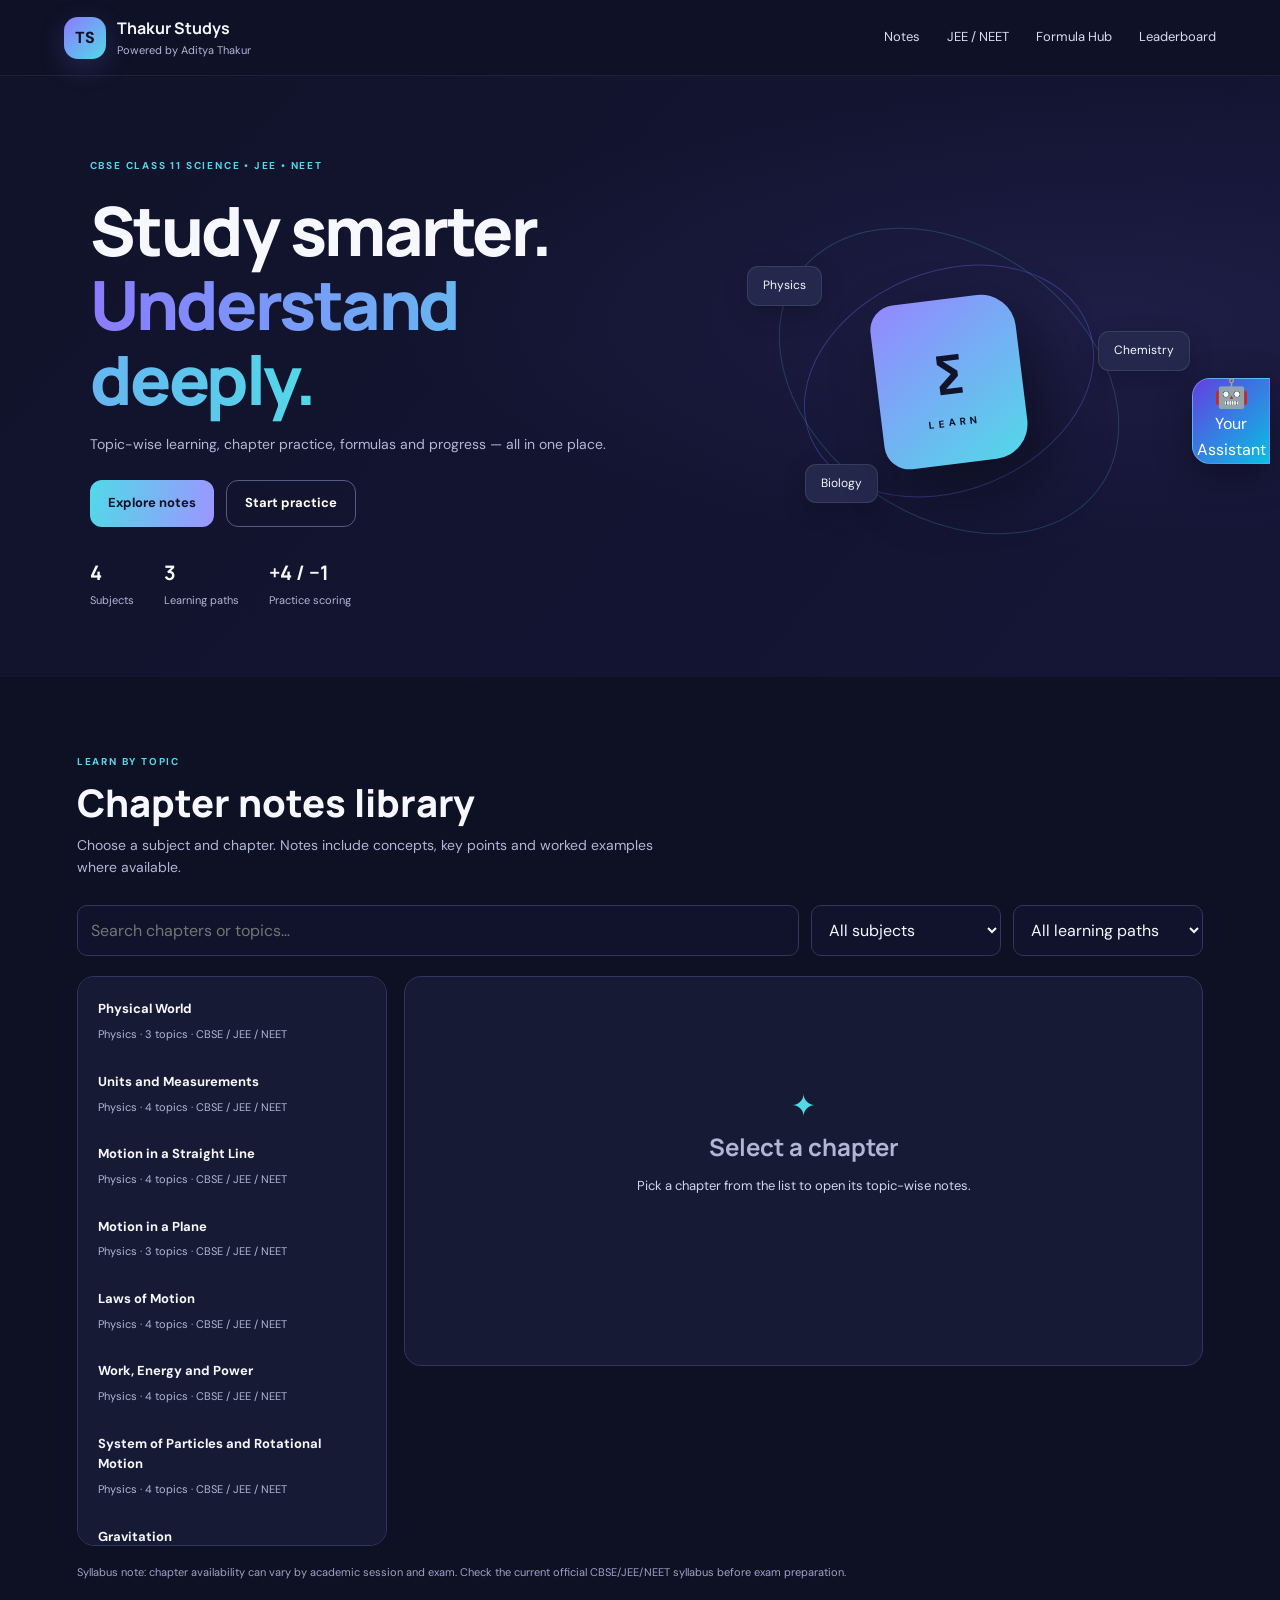
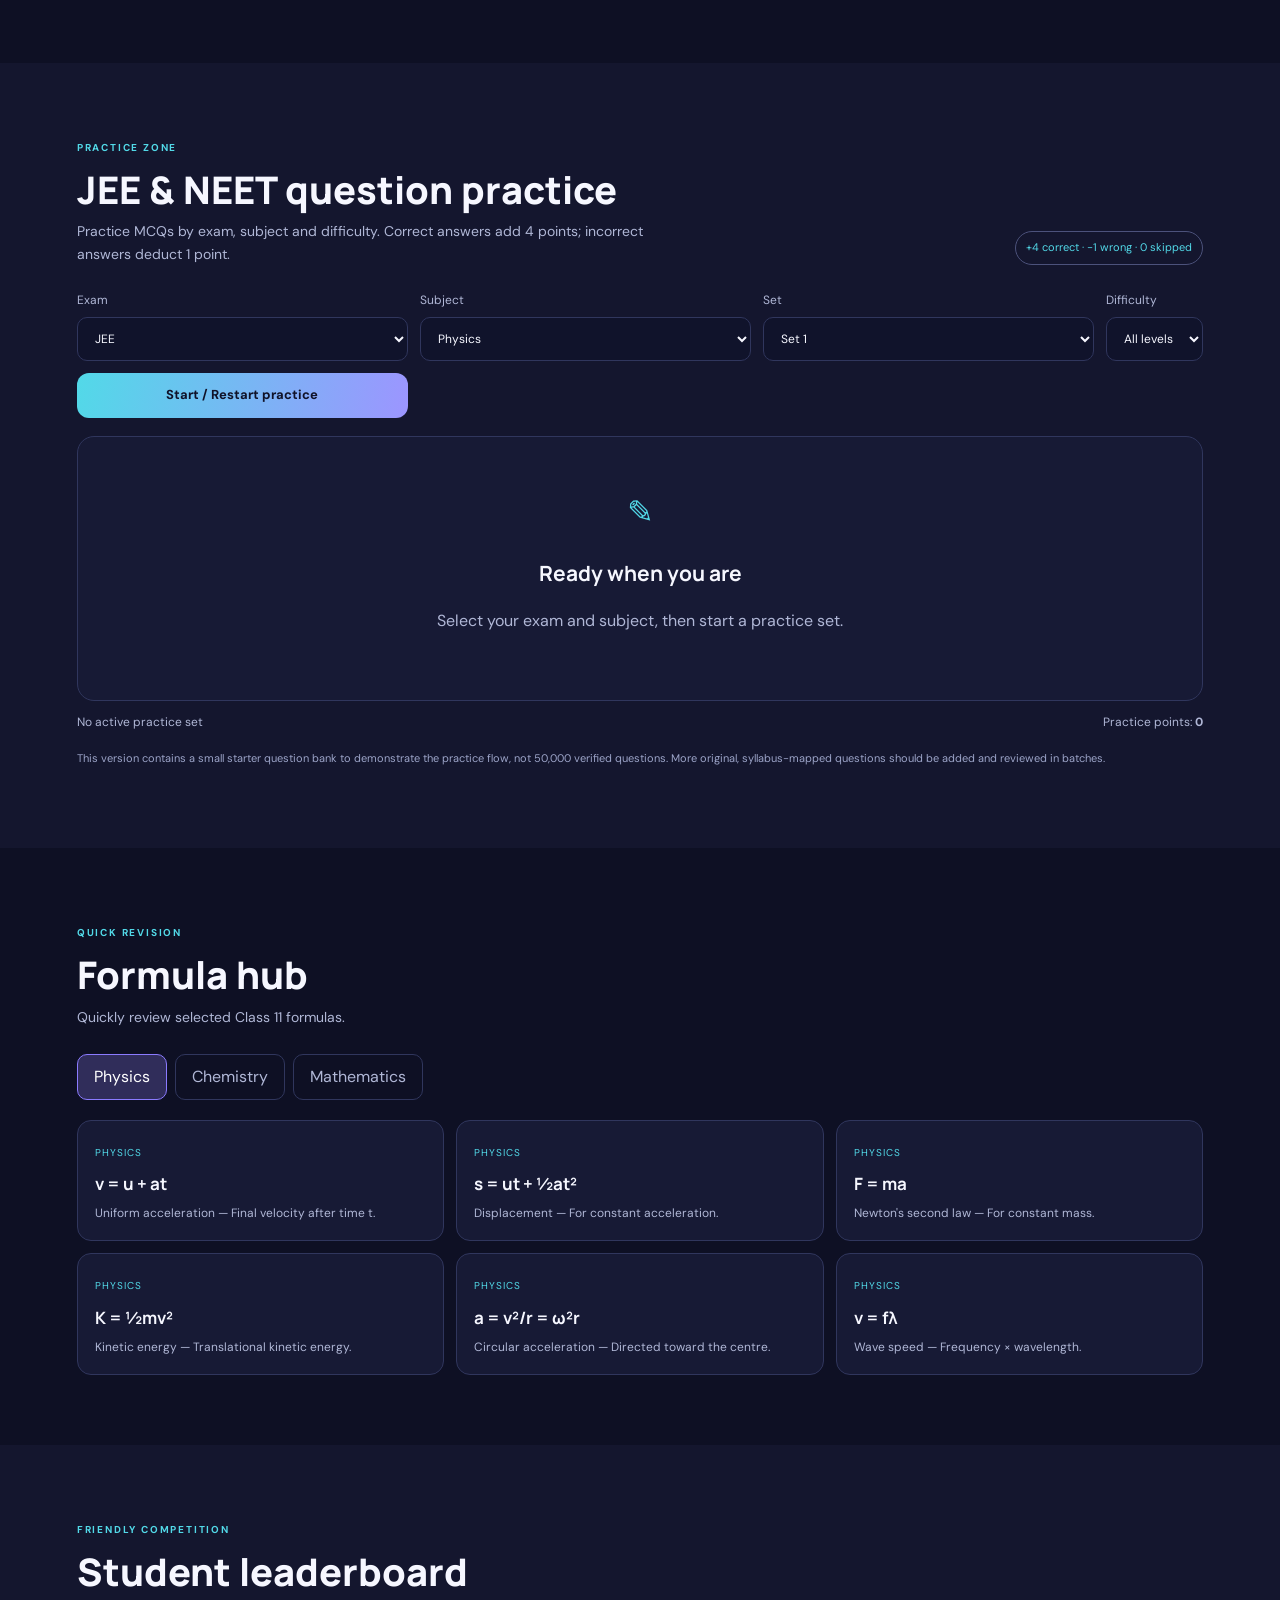
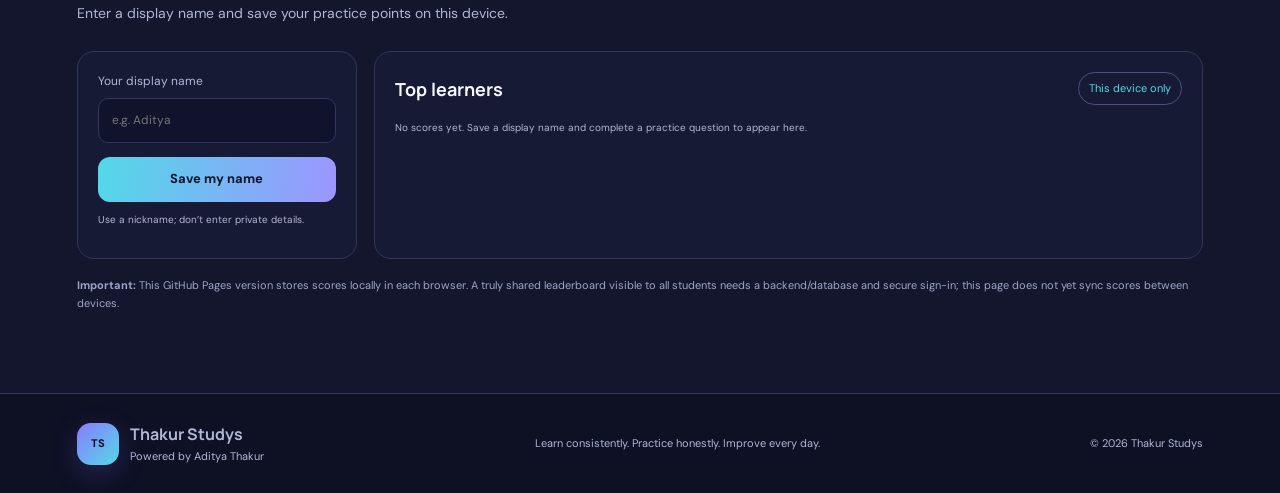
<file: index.html>
<!doctype html>
<html lang="en">
<head>
<meta charset="utf-8"><meta name="viewport" content="width=device-width,initial-scale=1">
<meta name="theme-color" content="#171536">
<title>Thakur Studys | Powered by Aditya Thakur</title>
<link rel="stylesheet" href="style.css">
</head>
<body>
<header class="topbar">
  <a class="brand" href="#"><span class="logo">TS</span><span><b>Thakur Studys</b><small>Powered by Aditya Thakur</small></span></a>
  <button class="menu-btn" id="menuBtn" aria-label="Open menu">☰</button>
  <nav id="nav">
    <a href="#notes">Notes</a><a href="#practice">JEE / NEET</a><a href="#formulas">Formula Hub</a><a href="#leaderboard">Leaderboard</a>
  </nav>
</header>
<main>
<section class="hero">
  <div class="hero-copy">
    <span class="eyebrow">CBSE CLASS 11 SCIENCE • JEE • NEET</span>
    <h1>Study smarter.<br><span>Understand deeply.</span></h1>
    <p>Topic-wise learning, chapter practice, formulas and progress — all in one place.</p>
    <div class="hero-actions"><a class="btn primary" href="#notes">Explore notes</a><a class="btn ghost" href="#practice">Start practice</a></div>
    <div class="stats"><div><b>4</b><span>Subjects</span></div><div><b>3</b><span>Learning paths</span></div><div><b>+4 / −1</b><span>Practice scoring</span></div></div>
  </div>
  <div class="hero-art"><div class="orbit orbit1"></div><div class="orbit orbit2"></div><div class="book">∑<br><small>LEARN</small></div><span class="float f1">Physics</span><span class="float f2">Chemistry</span><span class="float f3">Biology</span></div>
</section>

<section class="section" id="notes">
  <div class="section-head"><div><span class="eyebrow">LEARN BY TOPIC</span><h2>Chapter notes library</h2><p>Choose a subject and chapter. Notes include concepts, key points and worked examples where available.</p></div></div>
  <div class="filters">
    <input id="searchNotes" type="search" placeholder="Search chapters or topics…">
    <select id="subjectFilter"><option value="all">All subjects</option><option>Physics</option><option>Chemistry</option><option>Mathematics</option><option>Biology</option></select>
    <select id="pathFilter"><option value="all">All learning paths</option><option>CBSE</option><option>JEE</option><option>NEET</option></select>
  </div>
  <div class="layout-notes"><div id="chapterList" class="chapter-list"></div><article id="noteDetail" class="note-detail"><div class="empty-state"><span>✦</span><h3>Select a chapter</h3><p>Pick a chapter from the list to open its topic-wise notes.</p></div></article></div>
  <p class="disclaimer">Syllabus note: chapter availability can vary by academic session and exam. Check the current official CBSE/JEE/NEET syllabus before exam preparation.</p>
</section>

<section class="section tinted" id="practice">
  <div class="section-head"><div><span class="eyebrow">PRACTICE ZONE</span><h2>JEE & NEET question practice</h2><p>Practice MCQs by exam, subject and difficulty. Correct answers add 4 points; incorrect answers deduct 1 point.</p></div><div class="pill">+4 correct · −1 wrong · 0 skipped</div></div>
  <div class="practice-controls">
    <label>Exam<select id="examSelect"><option value="JEE">JEE</option><option value="NEET">NEET</option></select></label>
    <label>Subject<select id="practiceSubject"></select></label><label>Set<select id="setSelect"><option value="1">Set 1</option><option value="2">Set 2</option><option value="3">Set 3</option><option value="4">Set 4</option><option value="5">Set 5</option><option value="6">Set 6</option><option value="7">Set 7</option><option value="8">Set 8</option><option value="9">Set 9</option><option value="10">Set 10</option><option value="11">Set 11</option><option value="12">Set 12</option><option value="13">Set 13</option><option value="14">Set 14</option><option value="15">Set 15</option><option value="16">Set 16</option><option value="17">Set 17</option><option value="18">Set 18</option><option value="19">Set 19</option><option value="20">Set 20</option><option value="21">Set 21</option><option value="22">Set 22</option><option value="23">Set 23</option><option value="24">Set 24</option><option value="25">Set 25</option><option value="26">Set 26</option><option value="27">Set 27</option><option value="28">Set 28</option><option value="29">Set 29</option><option value="30">Set 30</option></select></label>
    <label>Difficulty<select id="difficulty"><option value="All">All levels</option><option>Easy</option><option>Medium</option><option>Hard</option></select></label>
    <button type="button" class="btn primary" id="startQuiz">Start / Restart practice</button>
  </div>
  <div class="quiz-card" id="quizCard"><div class="quiz-welcome"><span class="quiz-icon">✎</span><h3>Ready when you are</h3><p>Select your exam and subject, then start a practice set.</p></div></div>
  <div class="quiz-footer"><span id="quizProgress">No active practice set</span><span>Practice points: <b id="pointsDisplay">0</b></span></div>
  <p class="disclaimer">This version contains a small starter question bank to demonstrate the practice flow, not 50,000 verified questions. More original, syllabus-mapped questions should be added and reviewed in batches.</p>
</section>

<section class="section" id="formulas">
  <div class="section-head"><div><span class="eyebrow">QUICK REVISION</span><h2>Formula hub</h2><p>Quickly review selected Class 11 formulas.</p></div></div>
  <div class="formula-tabs"><button class="tab active" data-formula="Physics">Physics</button><button class="tab" data-formula="Chemistry">Chemistry</button><button class="tab" data-formula="Mathematics">Mathematics</button></div>
  <div id="formulaGrid" class="formula-grid"></div>
</section>

<section class="section tinted" id="leaderboard">
  <div class="section-head"><div><span class="eyebrow">FRIENDLY COMPETITION</span><h2>Student leaderboard</h2><p>Enter a display name and save your practice points on this device.</p></div></div>
  <div class="leaderboard-layout">
    <form id="playerForm" class="player-form"><label>Your display name<input id="playerName" maxlength="24" placeholder="e.g. Aditya" required></label><button class="btn primary" type="submit">Save my name</button><p class="small">Use a nickname; don’t enter private details.</p></form>
    <div class="leaderboard-card"><div class="leaderboard-title"><h3>Top learners</h3><span class="local-tag">This device only</span></div><div id="leaderRows"></div></div>
  </div>
  <p class="disclaimer"><b>Important:</b> This GitHub Pages version stores scores locally in each browser. A truly shared leaderboard visible to all students needs a backend/database and secure sign-in; this page does not yet sync scores between devices.</p>
</section>
</main>
<footer><a class="brand" href="#"><span class="logo">TS</span><span><b>Thakur Studys</b><small>Powered by Aditya Thakur</small></span></a><p>Learn consistently. Practice honestly. Improve every day.</p><span>© <span id="year"></span> Thakur Studys</span></footer>
<script src="app.js"></script>
<button id="thakur-ai-tab" type="button" aria-label="Open Your Assistant"><span class="robot-face">🤖</span><span>Your<br>Assistant</span></button>
<div id="thakur-ai-box" aria-hidden="true">
  <div class="ts-ai-title"><div><b>🤖 Your Assistant</b><small>Class 11 Study Tutor</small></div><button id="ts-ai-close" type="button" aria-label="Close assistant">×</button></div>
  <div id="ts-ai-chat"><div class="ts-ai-bot">Hi! I’m your Class 11 study assistant. Ask me a Physics, Chemistry, Maths or Biology question.</div></div>
  <div class="ts-ai-row"><input id="ts-ai-input" autocomplete="off" placeholder="Ask a study question…"><button id="ts-ai-send" type="button">Send</button></div>
</div>
<script>
(()=>{
  const f=document.getElementById('thakur-ai-tab'), b=document.getElementById('thakur-ai-box'), c=document.getElementById('ts-ai-close'), i=document.getElementById('ts-ai-input'), s=document.getElementById('ts-ai-send'), chat=document.getElementById('ts-ai-chat');
  if(!f||!b||!c||!i||!s||!chat)return;
  // The assistant starts CLOSED. It opens only after the robot is tapped.
  b.classList.remove('show'); b.setAttribute('aria-hidden','true');
  function openAI(){b.classList.add('show');b.setAttribute('aria-hidden','false');document.body.classList.add('ai-open');setTimeout(()=>i.focus(),50)}
  function closeAI(){b.classList.remove('show');b.setAttribute('aria-hidden','true');document.body.classList.remove('ai-open')}
  f.addEventListener('click',e=>{if(f.dataset.dragged==='1'){f.dataset.dragged='0';return}openAI()});
  c.addEventListener('click',closeAI);
  b.addEventListener('click',e=>e.stopPropagation());
  // Draggable robot button.
  let drag=false,sx=0,sy=0,ox=0,oy=0,moved=false;
  f.addEventListener('pointerdown',e=>{drag=true;moved=false;const r=f.getBoundingClientRect();sx=e.clientX;sy=e.clientY;ox=r.left;oy=r.top;f.setPointerCapture(e.pointerId)});
  f.addEventListener('pointermove',e=>{if(!drag)return;const dx=e.clientX-sx,dy=e.clientY-sy;if(Math.abs(dx)+Math.abs(dy)>8)moved=true;const w=f.getBoundingClientRect().width,h=f.getBoundingClientRect().height;f.style.left=Math.max(4,Math.min(innerWidth-w-4,ox+dx))+'px';f.style.top=Math.max(70,Math.min(innerHeight-h-4,oy+dy))+'px';f.style.right='auto';f.style.bottom='auto';});
  f.addEventListener('pointerup',()=>{drag=false;if(moved)f.dataset.dragged='1'});f.addEventListener('pointercancel',()=>drag=false);
  // Lightweight offline tutor: useful immediately on GitHub Pages without exposing an API key.
  const KB=[
   ['rotation','Rotation is motion about an axis. Angular displacement is θ, angular velocity is ω=dθ/dt, and angular acceleration is α=dω/dt. For constant α: ω=ω₀+αt and θ=ω₀t+½αt². Linear and angular quantities are related by v=rω and aₜ=rα.'],
   ['newton','Newton’s laws: 1st law describes inertia, 2nd law gives net force F=ma, and 3rd law says interacting bodies exert equal and opposite forces on each other. Always use the net force in F=ma.'],
   ['kinetic energy','Kinetic energy is the energy of motion: K=½mv². It is a scalar and is always non-negative for an ordinary particle.'],
   ['potential energy','Near Earth, gravitational potential energy can be written U=mgh relative to a chosen reference level. Only changes in potential energy matter for many mechanics problems.'],
   ['work','Work by a constant force is W=Fs cosθ. Positive work adds energy to the object/system; negative work removes energy.'],
   ['momentum','Linear momentum p=mv. Impulse J=FΔt equals the change in momentum. In an isolated system, total momentum is conserved.'],
   ['gravitation','Newton’s law of gravitation is F=Gm₁m₂/r². Gravitational acceleration near a spherical body is g=GM/R² at its surface.'],
   ['projectile','For ideal projectile motion, horizontal acceleration is zero and vertical acceleration is −g. On level ground, T=2u sinθ/g, H=u²sin²θ/(2g), and R=u²sin2θ/g.'],
   ['thermodynamics','First law: ΔU=Q−W when W is work done by the system. Q is heat supplied to the system and W is work done by it.'],
   ['shm','In simple harmonic motion, acceleration is proportional and opposite to displacement: a=−ω²x. The period is T=2π/ω.'],
   ['mole','One mole contains about 6.022×10²³ entities. Number of moles n=mass/molar mass and number of particles N=nNₐ.'],
   ['periodic table','Across a period, atomic radius generally decreases while ionisation enthalpy and electronegativity generally increase. Down a group, radius generally increases. Exceptions occur because of subshell structure and shielding.'],
   ['chemical bonding','Ionic bonding involves electrostatic attraction between ions; covalent bonding involves sharing electron pairs. Lewis structures and VSEPR help predict bonding and molecular shape.'],
   ['hybridisation','Common Class 11 hybridisation models include sp (linear), sp² (trigonal planar electron geometry) and sp³ (tetrahedral electron geometry). Lone pairs can change the molecular shape.'],
   ['equilibrium','At dynamic equilibrium, forward and reverse reaction rates are equal while concentrations remain constant. For Kc, use equilibrium concentrations raised to stoichiometric powers; pure solids and liquids are omitted.'],
   ['redox','Oxidation is loss of electrons or increase in oxidation number; reduction is gain of electrons or decrease in oxidation number. They always occur together in a redox process.'],
   ['organic chemistry','Organic chemistry studies carbon compounds. Start by identifying the functional group, parent chain, substituents and their positions, then apply systematic naming rules.'],
   ['quadratic','For ax²+bx+c=0, x=[−b±√(b²−4ac)]/(2a). The discriminant D=b²−4ac tells the nature of the roots: D>0 distinct real roots, D=0 equal real roots, D<0 non-real conjugate roots.'],
   ['sequence','For an arithmetic progression, aₙ=a+(n−1)d and Sₙ=n/2[2a+(n−1)d].'],
   ['permutation','nPr=n!/(n−r)! counts ordered selections of r objects from n distinct objects.'],
   ['combination','nCr=n!/[r!(n−r)!] counts selections where order does not matter.'],
   ['derivative','A derivative gives the instantaneous rate of change. d(xⁿ)/dx=nxⁿ⁻¹. Product rule: (uv)′=u′v+uv′; chain rule differentiates composite functions.'],
   ['trigonometry','sin²θ+cos²θ=1, 1+tan²θ=sec²θ and 1+cot²θ=cosec²θ.'],
   ['straight line','Slope m=(y₂−y₁)/(x₂−x₁). Point-slope form is y−y₁=m(x−x₁), and slope-intercept form is y=mx+c.'],
   ['cell','Prokaryotic cells lack a membrane-bound nucleus; eukaryotic cells have a true nucleus and membrane-bound organelles. Both have a plasma membrane, genetic material and ribosomes.'],
   ['mitosis','Mitosis produces two genetically similar daughter nuclei and supports growth, repair and asexual reproduction.'],
   ['meiosis','Meiosis involves two successive divisions and reduces chromosome number, producing genetically varied haploid cells.'],
   ['photosynthesis','Photosynthesis converts light energy into chemical energy. In plants, light reactions occur in thylakoid membranes and carbon fixation occurs in the stroma of chloroplasts.'],
   ['respiration','Aerobic respiration extracts energy from organic molecules. Glycolysis occurs in the cytoplasm; later aerobic stages occur mainly in mitochondria.'],
   ['nephron','The nephron is the functional unit of the kidney. Filtration occurs at the renal corpuscle, followed by selective reabsorption and secretion along the tubule.'],
   ['digestion','Human digestion breaks food into absorbable molecules. Major chemical digestion occurs in the mouth, stomach and small intestine, with the small intestine being the main site of absorption.']
  ];
  function norm(x){return x.toLowerCase().replace(/[^a-z0-9+\-*/=(). ]/g,' ').replace(/\s+/g,' ').trim()}
  function add(t,k){const d=document.createElement('div');d.className='ts-ai-'+k;d.textContent=t;chat.appendChild(d);chat.scrollTop=chat.scrollHeight}
  function math(q){
    const n=norm(q);
    let m=n.match(/(?:what is|calculate|find|solve)?\s*(\d+(?:\.\d+)?)\s*\+\s*(\d+(?:\.\d+)?)/); if(m)return `Answer: ${Number(m[1])+Number(m[2])}. I added the two numbers directly.`;
    m=n.match(/(?:what is|calculate|find)\s*(\d+(?:\.\d+)?)\s*\*\s*(\d+(?:\.\d+)?)/); if(m)return `Answer: ${Number(m[1])*Number(m[2])}.`;
    m=n.match(/(?:what is|calculate|find)\s*(\d+(?:\.\d+)?)\s*\/\s*(\d+(?:\.\d+)?)/); if(m&&Number(m[2])!==0)return `Answer: ${Number(m[1])/Number(m[2])}.`;
    return null;
  }
  function reply(q){
    const n=norm(q);
    if(!n)return 'Type a Class 11 question and I’ll explain it step by step.';
    if(/^(hi|hello|hey|hii|help)$/.test(n))return 'Hey! Ask me a specific Class 11 Physics, Chemistry, Maths or Biology question. I’ll give the concept, formula and reasoning.';
    const m=math(q);if(m)return m;
    if(/why|how|explain|define|what is|what are|meaning/.test(n)){
      for(const [key,ans] of KB){if(n.includes(key))return ans;}
    } else {
      for(const [key,ans] of KB){if(n.includes(key))return ans;}
    }
    if(/physics|force|motion|velocity|acceleration/.test(n))return 'For a Physics problem, send the exact question with the given values and I’ll identify the formula and show the steps.';
    if(/chemistry|chemical|atom|mole|bond/.test(n))return 'For Chemistry, send the exact reaction or numerical question. I’ll explain the concept first and then work through the calculation.';
    if(/math|mathematics|equation|integral|probability/.test(n))return 'For Maths, send the exact problem. I’ll break it into steps and show the required formula.';
    if(/biology|plant|cell|human|animal/.test(n))return 'For Biology, send the exact Class 11 question or topic. I’ll explain the concept clearly and point out the key exam facts.';
    return 'I can answer many Class 11 topics offline, but I’m not connected to a live ChatGPT model from GitHub Pages. Send the exact question and I’ll try the built-in tutor first.';
  }
  function send(){const q=i.value.trim();if(!q)return;add(q,'user');i.value='';s.disabled=true;s.textContent='…';setTimeout(()=>{add(reply(q),'bot');s.disabled=false;s.textContent='Send'},180)}
  s.addEventListener('click',send);i.addEventListener('keydown',e=>{if(e.key==='Enter'){e.preventDefault();send()}});
})();
</script></body></html>
</file>
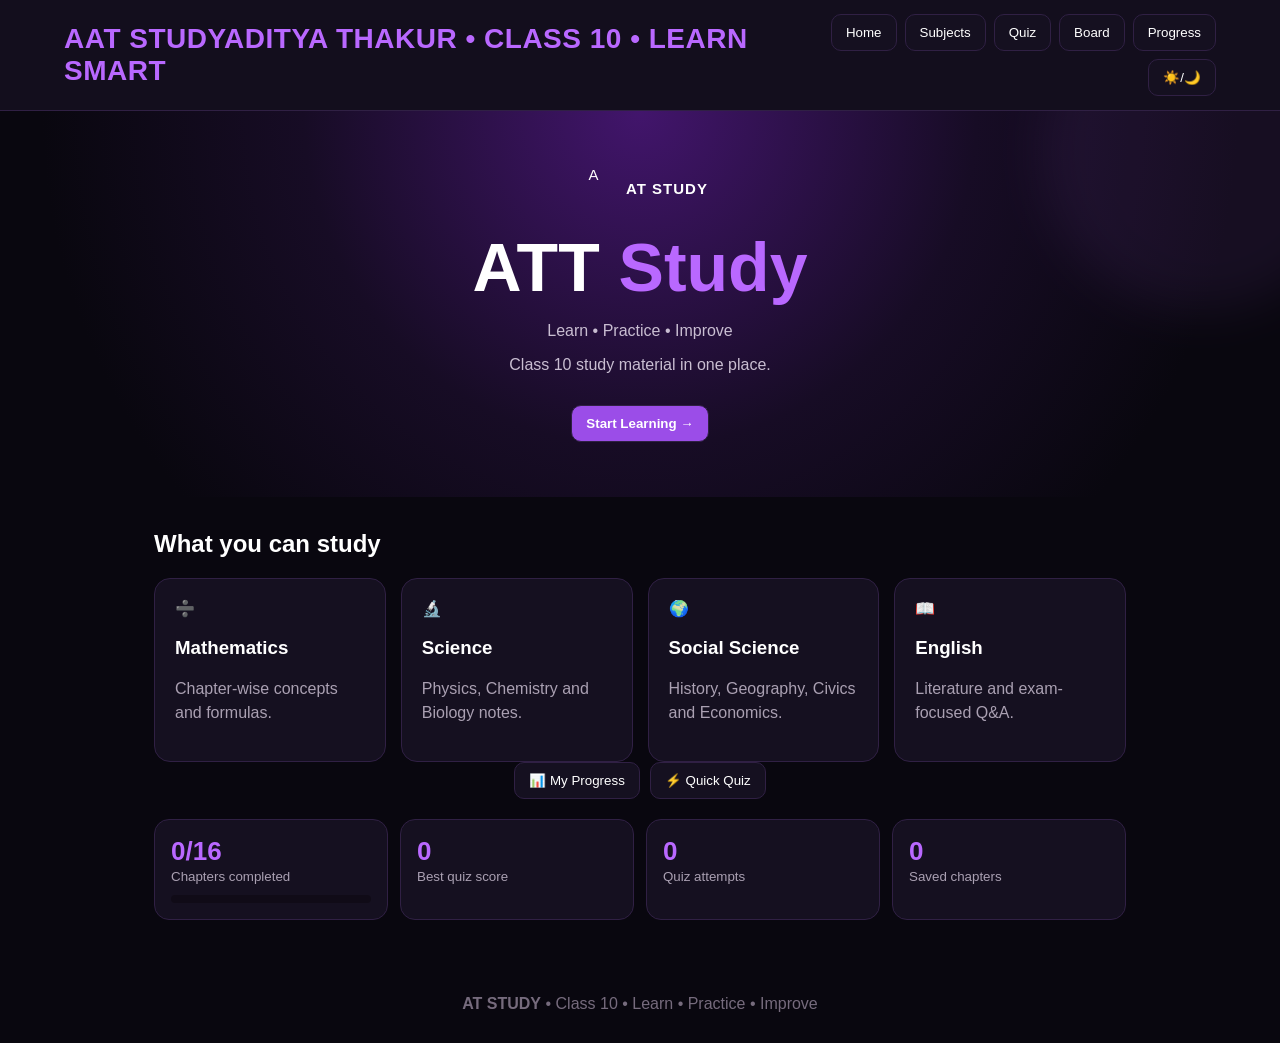
<file: ATT_Study_Complete_Chapter_Notes-6.html>
<!DOCTYPE html>
<html lang="en">
<head>
<meta charset="UTF-8">
<meta name="viewport" content="width=device-width,initial-scale=1">
<title>AT Study — Class 10</title>
<style>
*{box-sizing:border-box}body{margin:0;font-family:Arial,sans-serif;background:#09070f;color:#fff}
header{position:sticky;top:0;z-index:10;background:#120d1d;border-bottom:1px solid #302044;padding:14px 5%;display:flex;align-items:center;justify-content:space-between}
.logo{font-size:28px;font-weight:900;color:#b968ff}.nav{display:flex;gap:8px;flex-wrap:wrap}.nav button,.btn{border:0;background:#211532;color:#eee;padding:10px 14px;border-radius:10px;cursor:pointer}.nav button:hover,.btn:hover{background:#7137a8}
.hero{padding:55px 6%;text-align:center;background:radial-gradient(circle at top,#42156c,#170c25 45%,#09070f 80%)}
.hero h1{font-size:clamp(38px,9vw,68px);margin:8px}.hero h1 span{color:#b968ff}.hero p{color:#c9bed2}.btn.primary{background:#9b4de8;font-weight:bold;margin-top:15px}
main{max-width:1100px;margin:auto;padding:25px 5%}.view{display:none}.view.active{display:block}
h2{margin-top:8px}.grid{display:grid;grid-template-columns:repeat(auto-fit,minmax(220px,1fr));gap:15px}
.card{background:#151020;border:1px solid #302044;border-radius:16px;padding:20px;cursor:pointer}.card:hover{border-color:#9b4de8;transform:translateY(-2px)}.card p{color:#aaa0b2;line-height:1.5}.tag{font-size:12px;color:#c38aff}
.search{width:100%;padding:14px;border-radius:12px;border:1px solid #39264d;background:#110c18;color:#fff;margin:12px 0 20px}
.back{margin-bottom:18px}.note{background:#120d1b;border:1px solid #35234a;border-radius:15px;padding:20px;line-height:1.65}.note h3{color:#c17cff}.note li{margin:8px 0}
.option{display:block;width:100%;text-align:left;margin:9px 0;background:#1b1426;border:1px solid #3b2a4f;color:white;padding:13px;border-radius:10px;cursor:pointer}.option:hover{background:#2b1b3d}
.result{padding:15px;border-radius:12px;background:#191126;margin-top:15px}.hidden{display:none}
footer{text-align:center;color:#766b7d;padding:30px}

.note-page{min-height:760px;padding:24px;margin:0 0 18px;background:#120d1b;border:1px solid #35234a;border-radius:15px;line-height:1.75}
.note-page h3{color:#c17cff;margin-top:0}.page-label{font-size:12px;color:#8f7ba4;text-transform:uppercase;letter-spacing:1px;margin-bottom:12px}
.practice-page{min-height:620px;padding:24px;margin:0 0 18px;background:#100b17;border:1px solid #4a3060;border-radius:15px;line-height:1.7}
.practice-page h3{color:#d09aff}.practice-q{padding:14px;margin:12px 0;background:#1b1326;border-radius:10px}
.att-hero-logo{display:inline-flex;align-items:center;gap:10px;margin-bottom:10px;color:var(--text);font-size:15px;letter-spacing:1px}.att-hero-logo .att-mark{width:44px;height:44px}.notes-brand{display:flex;align-items:center;gap:10px;margin:4px 0 12px}.notes-brand .att-mark{width:34px;height:34px}.notes-brand b{letter-spacing:.8px}
@media print{header,.nav,.btn{display:none!important}.view{display:none!important}.view.active{display:block}.note-page,.practice-page{page-break-after:always;border:0;min-height:100vh}}

/* ===== AT Study V3 Upgrade ===== */
:root{--bg:#09070f;--panel:#151020;--panel2:#100b17;--border:#302044;--text:#fff;--muted:#aaa0b2;--accent:#b968ff;--accent2:#9b4de8}
body.light{--bg:#f6f4fa;--panel:#fff;--panel2:#f1edf7;--border:#ddd1e9;--text:#17121d;--muted:#655b6d;--accent:#7a35c8;--accent2:#8e43dc;background:var(--bg);color:var(--text)}
body{background:var(--bg);color:var(--text);transition:.25s}
header{backdrop-filter:blur(12px);background:color-mix(in srgb,var(--panel) 88%,transparent);gap:12px}
.logo{letter-spacing:.5px}
.nav{justify-content:flex-end}
.nav button,.btn{background:var(--panel);color:var(--text);border:1px solid var(--border)}
.nav button:hover,.btn:hover{background:var(--accent2);border-color:var(--accent2);color:#fff}
.hero{position:relative;overflow:hidden}
.hero:after{content:"";position:absolute;width:320px;height:320px;border-radius:50%;background:var(--accent);opacity:.08;filter:blur(25px);right:-80px;top:-120px}
.stats{display:grid;grid-template-columns:repeat(auto-fit,minmax(150px,1fr));gap:12px;margin:20px 0}
.stat{background:var(--panel);border:1px solid var(--border);border-radius:15px;padding:16px}
.stat strong{display:block;font-size:26px;color:var(--accent)}
.stat small{color:var(--muted)}
.progress{height:8px;background:var(--panel2);border-radius:99px;overflow:hidden;margin-top:10px}
.progress i{display:block;height:100%;width:0;background:linear-gradient(90deg,var(--accent2),var(--accent));border-radius:99px;transition:width .3s}
.toolbar{display:flex;gap:8px;flex-wrap:wrap;align-items:center;margin:12px 0}
.toolbar .search{flex:1;min-width:220px;margin:0}
.pill{display:inline-flex;align-items:center;gap:5px;padding:6px 9px;border-radius:99px;background:var(--panel2);border:1px solid var(--border);color:var(--muted);font-size:12px}
.favorite{float:right;border:0;background:transparent;color:#87798e;font-size:20px;cursor:pointer}
.favorite.active{color:#ffca45}
.card{background:var(--panel);border-color:var(--border);color:var(--text)}
.card p{color:var(--muted)}
.note-page,.practice-page,.result{background:var(--panel);border-color:var(--border)}
.note-page h3,.practice-page h3{color:var(--accent)}
.empty{padding:35px;text-align:center;color:var(--muted);border:1px dashed var(--border);border-radius:15px}
#toast{position:fixed;left:50%;bottom:24px;transform:translate(-50%,20px);opacity:0;pointer-events:none;background:#1b1326;color:#fff;border:1px solid var(--border);padding:11px 16px;border-radius:12px;z-index:99;transition:.25s}
#toast.show{opacity:1;transform:translate(-50%,0)}
#homeActions{display:flex;gap:10px;justify-content:center;flex-wrap:wrap}
@media(max-width:650px){
 header{padding:10px 4%;align-items:flex-start}
 .logo{font-size:24px;display:flex;align-items:center;gap:9px}.att-mark{width:38px;height:38px;border-radius:11px;display:grid;place-items:center;background:linear-gradient(135deg,#9f4dff,#5b2cff);color:#fff;font-weight:900;box-shadow:0 6px 18px rgba(124,58,237,.28);position:relative}.att-mark:after{content:"";position:absolute;inset:6px;border:2px solid rgba(255,255,255,.45);border-radius:8px}.att-word{font-weight:900;letter-spacing:.5px}.brand-sub{font-size:10px;color:var(--muted);font-weight:800;letter-spacing:1px;margin-top:2px}.nav{gap:5px}
 .nav button{padding:8px 9px;font-size:12px}
 .hero{padding:42px 5%}
 .hero h1{font-size:44px}
 main{padding:20px 4%}
 .note-page,.practice-page{min-height:auto}
}


/* ===== Full Notes Upgrade ===== */
.full-notes{display:grid;gap:18px}
.full-note-page{background:var(--panel);border:1px solid var(--border);border-radius:18px;padding:26px;line-height:1.8;box-shadow:0 8px 30px rgba(0,0,0,.08)}
.full-note-page .page-label{font-size:11px;color:var(--accent);text-transform:uppercase;letter-spacing:1.4px;font-weight:800}
.full-note-page h3{font-size:25px;color:var(--accent);margin:8px 0 16px}
.full-note-page h4{color:var(--text);margin:18px 0 7px}
.full-note-page .topic-heading{font-size:22px;color:var(--accent);margin:4px 0 12px}
.full-note-page .concept-label{font-size:11px;font-weight:800;letter-spacing:1.2px;color:var(--accent);margin-bottom:7px}
.full-note-page .big-explain{font-size:17px;line-height:1.85;color:var(--text)}
.concept-card{background:var(--panel2);border:1px solid var(--border);border-radius:13px;padding:16px;margin:12px 0}
.full-note-page p{color:var(--muted);margin:8px 0}
.full-note-page ul,.full-note-page ol{color:var(--muted);padding-left:24px}
.full-note-page li{margin:8px 0}
.keybox{background:var(--panel2);border-left:4px solid var(--accent);padding:14px 16px;border-radius:10px;margin:15px 0}
.formulabox{font-family:Georgia,serif;font-size:19px;background:var(--panel2);border:1px solid var(--border);padding:15px;border-radius:12px;margin:12px 0}
.exambox{background:linear-gradient(135deg,var(--panel2),var(--panel));border:1px solid var(--border);padding:16px;border-radius:13px}
.chapter-nav{display:flex;gap:8px;flex-wrap:wrap;margin:12px 0 20px}
.chapter-nav .btn{font-size:13px}


@media print{
 body{background:#fff!important;color:#111!important}
 .full-note-page{box-shadow:none;border:0;border-radius:0;page-break-after:always;color:#111!important}
 .full-note-page p,.full-note-page li{color:#222!important}
 .chapter-nav,.back,.favorite,header,footer,#toast,.practice-page button{display:none!important}
 .full-notes{display:block}
}

</style>
</head>
<body>
<header>
<div class="logo"><span class="att-mark">A</span><span><span class="att-word">AT STUDY</span><span class="brand-sub">ADITYA THAKUR • CLASS 10 • LEARN SMART</span></span></div>
<div class="nav">
<button onclick="show('home')">Home</button>
<button onclick="show('subjects');renderSubjects()">Subjects</button>
<button onclick="show('quiz')">Quiz</button>
<button onclick="show('board');renderBoard()">Board</button>
<button onclick="show('progress');renderProgress()">Progress</button>
<button onclick="toggleTheme()" title="Toggle theme">☀️/🌙</button>
</div>
</header>

<div id="home" class="view active">
<section class="hero"><div class="att-hero-logo"><span class="att-mark">A</span><b>AT STUDY</b></div><h1>ATT <span>Study</span></h1><p>Learn • Practice • Improve</p><p>Class 10 study material in one place.</p><button class="btn primary" onclick="show('subjects')">Start Learning →</button></section>
<main><h2>What you can study</h2><div class="grid">
<div class="card" onclick="openSubject('Maths')">➗ <h3>Mathematics</h3><p>Chapter-wise concepts and formulas.</p></div>
<div class="card" onclick="openSubject('Science')">🔬 <h3>Science</h3><p>Physics, Chemistry and Biology notes.</p></div>
<div class="card" onclick="openSubject('SST')">🌍 <h3>Social Science</h3><p>History, Geography, Civics and Economics.</p></div>
<div class="card" onclick="openSubject('English')">📖 <h3>English</h3><p>Literature and exam-focused Q&A.</p></div>
</div>
<div id="homeActions">
<button class="btn" onclick="show('progress');renderProgress()">📊 My Progress</button>
<button class="btn" onclick="show('quiz');startQuiz()">⚡ Quick Quiz</button>
</div>
<div class="stats" id="homeStats"></div>
</main></div>

<div id="subjects" class="view"><main><h2>📚 Class 10 Subjects</h2>
<div class="toolbar"><input id="search" aria-label="Search subjects and chapters" class="search" placeholder="Search subject or chapter..." oninput="filterCards()"><button class="btn" onclick="showFavorites()">⭐ Saved</button></div><div id="subjectGrid" class="grid"></div></main></div>

<div id="notes" class="view"><main><button class="btn back" onclick="show('subjects')">← Back</button><div id="noteBox"></div></main></div>

<div id="board" class="view"><main>
<h2>📝 Board Exam Questions</h2>
<p class="tag">Chapter-wise exam practice • Board-style questions</p>
<p style="color:#aaa0b2">These are board-style practice questions designed for revision. They are not claimed to be verbatim previous-year questions.</p>
<input id="boardSearch" aria-label="Search board questions" class="search" placeholder="Search subject or chapter..." oninput="filterBoard()">
<div id="boardGrid" class="grid"></div>
</main></div>

<div id="progress" class="view"><main>
<button class="btn back" onclick="show('home')">← Home</button>
<h2>📊 My Study Dashboard</h2>
<p class="tag">Your activity is saved on this device.</p>
<div class="stats" id="progressStats"></div>
<div class="note">
<h3>Chapter Progress</h3>
<div id="progressList"></div>
</div>
<div class="toolbar">
<button class="btn" onclick="resetProgress()">Reset Progress</button>
<button class="btn" onclick="showFavorites()">⭐ View Saved Notes</button>
</div>
</main></div>

<div id="quiz" class="view"><main>
<h2>🧠 Quick Quiz</h2><p class="tag">Class 10 mixed practice</p>
<div class="toolbar">
<span class="pill">🎯 Instant feedback</span><span class="pill">🔀 Random order</span><span class="pill">💾 Score saved</span>
</div>
<div id="quizBox"><div class="empty">Tap Start Quiz to begin.</div></div>
<button class="btn primary" onclick="startQuiz()">Start / Restart Quiz</button>
</main></div>

<script>
const data={
Maths:[
["Real Numbers","Easy Explanation",
"Real numbers include both rational and irrational numbers. Rational numbers can be written in the form p/q, where q is not zero. Irrational numbers cannot be written in this form, such as √2 and √3.",
"Euclid's division lemma says a = bq + r, where 0 ≤ r < b. Example: 17 = 5×3 + 2. The Fundamental Theorem of Arithmetic says every composite number can be written as a product of primes in a unique way, apart from the order of factors.",
"Remember: HCF is the greatest common factor, while LCM is the smallest common multiple. For two positive integers, HCF × LCM = product of the two numbers."],
["Polynomials","Easy Explanation",
"A polynomial is an algebraic expression made using variables and constants, where the powers of variables are whole numbers. For example, 2x² + 3x − 5 is a quadratic polynomial.",
"The zeroes of a polynomial are the values of x that make the polynomial equal to zero. For ax² + bx + c, the sum of zeroes is −b/a and the product is c/a.",
"Example: For x² − 5x + 6, the zeroes are 2 and 3 because (x−2)(x−3)=0."],
["Pair of Linear Equations","Easy Explanation",
"A pair of linear equations in two variables contains two equations such as 2x + 3y = 7 and x − y = 1. Their solution is the point that satisfies both equations.",
"Graphically, the equations are represented by two straight lines. Intersecting lines have one solution, parallel lines have no solution, and coincident lines have infinitely many solutions.",
"To solve them, we can use substitution, elimination or graphical methods. Always check the final values in both equations."],
["Quadratic Equations","Easy Explanation",
"A quadratic equation is an equation of the form ax² + bx + c = 0, where a is not zero. The highest power of the variable is 2.",
"The quadratic formula is x = (−b ± √(b² − 4ac))/(2a). The expression b² − 4ac is called the discriminant.",
"If the discriminant is positive, there are two distinct real roots. If it is zero, there are equal real roots. If it is negative, there are no real roots."]
],
Science:[
["Chemical Reactions and Equations","Easy Explanation",
"A chemical reaction happens when one or more substances change into new substances with different properties. Signs of a reaction may include a colour change, temperature change, gas formation or formation of a precipitate.",
"A chemical equation represents the reaction using symbols and formulae. It must be balanced because atoms are neither created nor destroyed during a chemical reaction.",
"Example: 2H₂ + O₂ → 2H₂O. There are two hydrogen atoms and two oxygen atoms on both sides."],
["Acids, Bases and Salts","Easy Explanation",
"Acids are substances that produce hydrogen ions in aqueous solution, while bases produce hydroxide ions. Lemon juice and vinegar are common acidic substances; soap solution is commonly basic.",
"The pH scale is used to describe how acidic or basic a solution is. At school level, pH 7 is neutral, below 7 is acidic and above 7 is basic.",
"Neutralisation is the reaction between an acid and a base to form salt and water. Example: HCl + NaOH → NaCl + H₂O."],
["Life Processes","Easy Explanation",
"Life processes are activities needed to maintain life. In Class 10, the main processes are nutrition, respiration, transportation and excretion.",
"Plants prepare food by photosynthesis using carbon dioxide and water in the presence of sunlight and chlorophyll. Animals obtain energy by breaking down food during respiration.",
"Remember: the circulatory system transports materials around the body, while the excretory system removes metabolic wastes."],
["Light – Reflection and Refraction","Easy Explanation",
"Reflection is the bouncing back of light from a surface. Refraction is the change in direction of light when light passes from one transparent medium to another.",
"The laws of reflection state that the angle of incidence equals the angle of reflection, and the incident ray, reflected ray and normal lie in the same plane.",
"For spherical mirrors, the mirror formula is 1/f = 1/v + 1/u. Magnification is m = −v/u."]
],
SST:[
["Nationalism in India","Easy Explanation",
"Nationalism in India grew as people united against colonial rule. Different groups joined movements for different reasons, but the common struggle helped create a feeling of collective belonging.",
"Gandhi used methods such as non-violent resistance and satyagraha. The Non-Cooperation Movement and Civil Disobedience Movement became important mass movements.",
"Important idea: national identity developed through movements, symbols, folklore, history and shared experiences."],
["The Making of a Global World","Easy Explanation",
"The global world developed through the movement of goods, people, money and ideas across countries. Trade routes and migration connected distant regions.",
"Industrialisation increased demand for raw materials and markets. Later, the First World War, the Great Depression and the Second World War disrupted the world economy.",
"Remember: globalisation is not only a modern phenomenon; its roots can be traced to earlier trade, migration and economic connections."],
["Resources and Development","Easy Explanation",
"A resource is anything that has utility, value and can satisfy human needs. Resources may be natural, human-made or human resources.",
"Resource planning means identifying resources, planning their proper use and matching development plans with resource availability. Conservation is important because many resources are limited.",
"Resources can be classified by origin, exhaustibility, ownership and status of development."],
["Power Sharing","Easy Explanation",
"Power sharing means distributing power among different organs, levels and groups in a democracy. It helps prevent concentration of power.",
"Power may be shared among the legislature, executive and judiciary; between central and state governments; among social groups; and among political parties and pressure groups.",
"Power sharing is important because it can reduce conflict, respect diversity and strengthen democratic participation."]
],
English:[
["A Triumph of Surgery","Easy Explanation",
"Tricki is a pet dog whose owner gives him too much food and very little exercise. As a result, he becomes unhealthy and inactive.",
"The veterinary staff change Tricki's routine by giving him controlled food and regular activity. He gradually becomes healthier and active again.",
"Main lesson: love and care should be balanced with proper food, exercise and discipline."],
["The Thief's Story","Easy Explanation",
"Hari Singh is a young thief who meets Anil, a simple and trusting writer. Anil gives him work and promises to teach him how to read and write.",
"Hari steals money but later returns it because he understands that education and Anil's trust can give him a better future.",
"Main lesson: trust, education and kindness can encourage a person to change."],
["The Midnight Visitor","Easy Explanation",
"Ausable is a secret agent who does not look like the typical action hero. When Max threatens him, Ausable uses intelligence instead of physical force.",
"He invents a believable story about a balcony and uses the arrival of a waiter to make Max believe the story. Max panics and makes a mistake.",
"Main lesson: presence of mind and intelligence can solve difficult situations."],
["A Tiger in the Zoo","Easy Explanation",
"The poem contrasts a tiger's natural life in the jungle with its life inside a cage. In the jungle, the tiger would move freely and hunt naturally.",
"In the cage, the tiger is restricted and cannot live according to its natural behaviour. The contrast makes the loss of freedom clear.",
"Main idea: the poem highlights freedom, captivity and the difference between natural life and confinement."]
]
};

function show(id){document.querySelectorAll('.view').forEach(v=>v.classList.remove('active'));document.getElementById(id).classList.add('active');window.scrollTo(0,0)}
const boardQuestions={
Maths:[
["Real Numbers","1. Use Euclid's division algorithm to find the HCF of two given integers.","2. Prove that a given number is irrational."],
["Polynomials","1. Find the zeroes of a quadratic polynomial and verify the relationship between zeroes and coefficients.","2. Form a quadratic polynomial when its zeroes are given."],
["Pair of Linear Equations","1. Solve a pair of linear equations using elimination or substitution.","2. Determine the nature of solutions of a pair of equations."],
["Quadratic Equations","1. Solve a quadratic equation by factorisation.","2. Solve a quadratic equation using the quadratic formula and state the nature of its roots."]
],
Science:[
["Chemical Reactions and Equations","1. Balance a chemical equation and identify the type of reaction.","2. Explain oxidation and reduction with suitable examples."],
["Acids, Bases and Salts","1. Explain neutralisation with a balanced equation.","2. Explain the importance of pH in everyday life."],
["Life Processes","1. Explain the process of nutrition in humans.","2. Differentiate between aerobic and anaerobic respiration."],
["Light – Reflection and Refraction","1. State and use the mirror formula in a numerical.","2. Explain the laws of reflection and refraction."]
],
SST:[
["Nationalism in India","1. Explain the main features and significance of the Civil Disobedience Movement.","2. Explain how symbols and cultural processes helped develop nationalism."],
["The Making of a Global World","1. Explain the role of trade and migration in creating a global world.","2. Explain the impact of the Great Depression."],
["Resources and Development","1. Explain resource planning and its importance.","2. Classify resources on different bases with examples."],
["Power Sharing","1. Explain different forms of power sharing.","2. Explain why power sharing is desirable in a democracy."]
],
English:[
["A Triumph of Surgery","1. Describe Tricki's condition and explain how he recovered.","2. What message does the story give about responsible pet care?"],
["The Thief's Story","1. Explain how education and trust changed Hari Singh.","2. Describe Anil's role in Hari Singh's transformation."],
["The Midnight Visitor","1. How did Ausable use presence of mind to defeat Max?","2. Explain how suspense is created in the story."],
["A Tiger in the Zoo","1. Contrast the tiger's life in the cage with its natural life.","2. Explain the central idea and poetic contrast in the poem."]
]
};

function renderBoard(){
let g=document.getElementById('boardGrid');g.innerHTML='';
Object.keys(boardQuestions).forEach(s=>{
 let c=document.createElement('div');c.className='card searchableBoard';
 c.dataset.text=s+' '+boardQuestions[s].map(x=>x[0]).join(' ');
 c.innerHTML=`<div class="icon">${s==='Maths'?'➗':s==='Science'?'🔬':s==='SST'?'🌍':'📖'}</div><h3>${s}</h3><p>${boardQuestions[s].length} chapters • board-style practice</p>`;
 c.onclick=()=>openBoardSubject(s);g.appendChild(c);
});
}
function openBoardSubject(s){
let g=document.getElementById('boardGrid');g.innerHTML=`<div style="grid-column:1/-1"><button class="btn" onclick="renderBoard()">← All Subjects</button><h2>${s} — Board Questions</h2></div>`;
boardQuestions[s].forEach((n,i)=>{
 let c=document.createElement('div');c.className='card';c.innerHTML=`<span class="tag">Chapter ${i+1}</span><h3>${n[0]}</h3><p><b>${n[1]}</b></p><p><b>${n[2]}</b></p>`;g.appendChild(c);
});
}
function filterBoard(){
let q=document.getElementById('boardSearch').value.toLowerCase();
document.querySelectorAll('.searchableBoard').forEach(c=>c.style.display=c.dataset.text.toLowerCase().includes(q)?'block':'none');
}

function renderSubjects(){
let g=document.getElementById('subjectGrid');g.innerHTML='';
Object.keys(data).forEach(s=>{let c=document.createElement('div');c.className='card searchable';c.dataset.text=s+' '+data[s].map(x=>x[0]).join(' ');c.innerHTML=`<div class="icon">${s==='Maths'?'➗':s==='Science'?'🔬':s==='SST'?'🌍':'📖'}</div><h3>${s}</h3><p>${data[s].length} chapters available</p>`;c.onclick=()=>openSubject(s);g.appendChild(c)})}
function openSubject(s){show('subjects');document.getElementById('search').value='';let g=document.getElementById('subjectGrid');g.innerHTML=`<div style="grid-column:1/-1"><button class="btn back" onclick="renderSubjects()">← All Subjects</button><h2>${s} — Chapters</h2></div>`;data[s].forEach((n,i)=>{let c=document.createElement('div');c.className='card';c.innerHTML=`<span class="tag">Chapter ${i+1}</span><h3>${n[0]}</h3><p>${n[1]}: ${n[2]}</p>`;c.onclick=()=>openNote(s,i);g.appendChild(c)})}
function openNote(s,i){
let n=data[s][i];show('notes');

const generic = {
Maths:[
["Concept Builder","Start with the meaning of the chapter. Identify the quantities given in a question, write the required formula or theorem, and then solve step by step. Do not skip units or important algebraic steps. In board answers, a clear method is often easier to check than a single final answer."],
["Step-by-Step Method","1. Read the question carefully. 2. Write the given information. 3. Identify the concept involved. 4. Write the formula/theorem. 5. Substitute values carefully. 6. Simplify. 7. Check the answer. This method is useful for numerical and proof-based questions."],
["Common Mistakes","Students often lose marks by using the wrong sign, copying a value incorrectly, skipping a condition, or giving only the final answer. Keep rough work separate, check calculations, and verify the result whenever possible."],
["Exam Strategy","For a 2–3 mark question, show the key steps. For a longer question, divide the solution into logical steps. Draw a graph or figure when the question requires it. Highlight the final answer clearly."]
],
Science:[
["Concept Builder","Science answers become easier when you connect the definition with a real example. First understand the process, then learn its key terms, diagram or equation, and finally practise application-based questions."],
["Step-by-Step Method","For a theory answer: define the concept, explain the process in sequence, and finish with an example or conclusion. For numericals: write the given values, formula, substitution and final answer with the correct unit."],
["Common Mistakes","Do not change chemical formulae while balancing equations. In diagrams, label neatly. In physics numericals, watch sign conventions and units. In biology, use correct scientific terms instead of vague everyday wording."],
["Exam Strategy","Use headings and bullet points for long answers. Learn important equations, definitions, diagrams and differences. Practise case-based questions because they test whether you can apply a concept rather than only recall it."]
],
SST:[
["Concept Builder","Social Science becomes easier when you connect events, causes, effects and examples. Instead of memorising isolated lines, organise every topic as: what happened, why it happened, what changed and why it matters."],
["Answer Framework","For a 3–5 mark answer, begin with a direct statement, add 3–5 explained points, and finish with a short conclusion when useful. Mention dates, places, examples and terms only when they are relevant."],
["Common Mistakes","Avoid very short one-word answers when explanation is required. Do not mix events from different chapters. In geography, remember examples; in civics, use correct democratic terms; in economics, distinguish similar concepts carefully."],
["Exam Strategy","Practise map work separately. Revise important terms and examples. For long answers, use numbered points with a small explanation under each point so the examiner can see every part of the answer."]
],
English:[
["Concept Builder","For literature, understand the plot, characters, themes, message and important events. Do not simply memorise a summary. Your answer should connect the question to evidence from the chapter or poem."],
["Answer Framework","Start with a direct answer. Then explain the reason or event and support it with a relevant detail from the text. For character questions, describe the quality and then show how the character's actions demonstrate it."],
["Common Mistakes","Do not retell the whole story when the question asks one specific point. Keep tense and grammar consistent. In poetry, explain the idea and effect instead of only naming a poetic device."],
["Exam Strategy","Practise short and long answers. Revise character traits, themes, important events and poetic ideas. Read the question twice and answer exactly what is asked."]
]
};

let subjectExtra=generic[s]||generic.English;
let examples,questions;
if(s==='Maths'){
 examples=["Find HCF of 135 and 225 using prime factorisation.","Solve x²−5x+6=0 by factorisation.","For 2x²−5x+3, verify the relationship between zeroes and coefficients.","Solve 2x+y=7 and x−y=2."];
 questions=["Use Euclid's division algorithm to find the HCF of two integers.","Find the zeroes of a quadratic polynomial and verify the relationship.","Solve a pair of linear equations using elimination.","Solve a quadratic equation using the quadratic formula."];
}else if(s==='Science'){
 examples=["Balance Fe + H₂O → Fe₃O₄ + H₂.","Explain neutralisation with a balanced equation.","Explain photosynthesis with its word equation.","State the mirror formula and explain its terms."];
 questions=["Explain oxidation and reduction with suitable examples.","Explain the importance of pH in everyday life.","Differentiate between aerobic and anaerobic respiration.","State and apply the laws of reflection."];
}else if(s==='SST'){
 examples=["Explain two causes and two effects of a major movement.","Explain how technology connected distant markets.","Classify resources on different bases with examples.","Explain two forms of power sharing."];
 questions=["Explain the main features of the Civil Disobedience Movement.","Explain the impact of the Great Depression.","Why is resource planning important?","Why is power sharing desirable in a democracy?"];
}else{
 examples=["Explain why Tricki became ill and how he recovered.","Explain how trust changed Hari Singh.","Show how Ausable used presence of mind.","Contrast the tiger's life in the cage and in nature."];
 questions=["What message does A Triumph of Surgery give?","How did Anil influence Hari Singh?","How did Ausable outsmart Max?","What is the central idea of A Tiger in the Zoo?"];
}

let pages=[
["1. Chapter Overview",`${n[2]}<br><br><b>What you should learn:</b> the main concept, important terms, typical question patterns and how to apply the idea in an exam.`],
["2. Core Concepts",`${n[3]}<br><br><b>Connect the ideas:</b> understand how the main concept leads to related ideas. Try explaining the topic aloud in simple words before memorising definitions.`],
["3. Detailed Understanding",`${subjectExtra[0][1]}<br><br><b>Chapter focus:</b> ${n[0]} requires understanding, not just memorisation. Break the topic into smaller ideas and revise one idea at a time.`],
["4. How to Answer",`${subjectExtra[1][1]}<br><br><b>Application:</b> when a new question appears, identify which part of the chapter it tests. Then use the relevant definition, rule, process, formula or example.`],
["5. Mistakes & Exam Tips",`${subjectExtra[2][1]}<br><br>${subjectExtra[3][1]}<br><br><b>Quick Revision:</b> ${n[4]}`]
];

let notesHTML=pages.map((pg,idx)=>`<div class="note-page"><div class="page-label">ATT Notes • Page ${idx+1} of 5</div><h3>${pg[0]}</h3><p>${pg[1]}</p></div>`).join('');

let practice1=`<div class="practice-page"><div class="page-label">ATT Practice • Examples</div><h3>🧩 Worked Practice / Examples</h3>${examples.map((e,j)=>`<div class="practice-q"><b>Example ${j+1}</b><p>${e}</p><p style="color:#9f92aa">Approach: identify the concept → write the relevant rule/formula → show the main steps → check the final result.</p></div>`).join('')}</div>`;
let practice2=`<div class="practice-page"><div class="page-label">ATT Practice • Questions</div><h3>📝 Important Questions</h3>${questions.map((q,j)=>`<div class="practice-q"><b>Question ${j+1}</b><p>${q}</p><p style="color:#9f92aa">Write a complete board-style answer using the concepts from the notes.</p></div>`).join('')}<hr style="border-color:#35234a;margin:28px 0"><p style="text-align:center;color:#b968ff;font-weight:bold">Made by Aditya Thakur</p></div>`;

document.getElementById('noteBox').innerHTML=`<button class="btn back" onclick="openSubject('${s}')">← Back to ${s}</button><h2>${n[0]}</h2>${notesHTML}<h2 style="margin:35px 0 18px">📝 Examples & Questions</h2>${practice1}${practice2}`;
}

function filterCards(){let q=document.getElementById('search').value.toLowerCase();document.querySelectorAll('.searchable').forEach(c=>c.style.display=c.dataset.text.toLowerCase().includes(q)?'block':'none')}

function detailedText(subject, chapter){
const base = {
Maths:{
"Real Numbers":[
"Introduction: Real numbers are all numbers that can be represented on the number line. They include rational and irrational numbers.",
"Rational numbers can be written as p/q, q≠0. Examples are 3/5, -7 and 0. Irrational numbers cannot be written in this form, such as √2 and √5.",
"Euclid's Division Lemma: For positive integers a and b, a=bq+r, where 0≤r<b. It is useful in finding the HCF of two numbers.",
"Example: For 135 and 225, repeated division gives the HCF. This method is systematic and avoids listing every factor.",
"Fundamental Theorem of Arithmetic: Every composite number can be expressed as a product of primes, and this factorisation is unique apart from the order.",
"Prime factorisation helps us find HCF by taking common prime factors with the smallest powers, and LCM by taking all prime factors with the greatest powers.",
"Decimal expansion: A rational number has a terminating decimal when, after simplification, its denominator has only prime factors 2 and/or 5. Otherwise its decimal expansion is non-terminating recurring.",
"Exam tip: Always simplify the fraction before deciding whether its decimal expansion terminates.",
"Quick revision: HCF uses minimum powers of common primes; LCM uses maximum powers of all primes; HCF×LCM equals the product of two positive integers."
],
"Polynomials":[
"Introduction: A polynomial is an algebraic expression made from constants and variables with non-negative integer powers.",
"Degree is the highest power of the variable. A constant has degree 0, a linear polynomial degree 1 and a quadratic polynomial degree 2.",
"A zero of a polynomial is a value of x for which p(x)=0. Graphically, the zeroes are the x-coordinates where the graph meets the x-axis.",
"For a quadratic polynomial ax²+bx+c, the sum of zeroes is -b/a and the product is c/a.",
"For a cubic polynomial ax³+bx²+cx+d, the sum of zeroes is -b/a, the sum of pairwise products is c/a and the product of zeroes is -d/a.",
"Example: x²-5x+6=(x-2)(x-3), so its zeroes are 2 and 3.",
"Factorisation, division algorithm and the relationship between coefficients and zeroes are central exam skills.",
"Exam tip: Substitute the proposed zero into the polynomial to check it quickly.",
"Quick revision: zero means p(x)=0; degree is the highest exponent; coefficient relationships help reconstruct a polynomial."
],
"Pair of Linear Equations":[
"Introduction: A pair of linear equations contains two equations in two variables. Their common solution satisfies both equations.",
"Graphically, each equation represents a straight line. Two intersecting lines have one solution, parallel lines have no solution, and coincident lines have infinitely many solutions.",
"For a1x+b1y+c1=0 and a2x+b2y+c2=0: if a1/a2 is not equal to b1/b2, there is one solution.",
"If a1/a2=b1/b2 is not equal to c1/c2, there is no solution. If all three ratios are equal, there are infinitely many solutions.",
"Substitution method: express one variable from one equation and substitute it into the other.",
"Elimination method: multiply equations when necessary and add or subtract them to eliminate one variable.",
"Cross-multiplication can also be used when the equations are written in standard form.",
"Word problems often translate statements about ages, numbers, prices, distances or mixtures into two linear equations.",
"Exam tip: after finding x and y, substitute them into both original equations to verify."
],
"Quadratic Equations":[
"Introduction: A quadratic equation is ax²+bx+c=0, where a≠0. Its graph is a parabola.",
"Quadratic equations can be solved by factorisation, completing the square or the quadratic formula.",
"Quadratic formula: x=(-b±√(b²-4ac))/(2a). Always identify a, b and c correctly before substituting.",
"The discriminant D=b²-4ac determines the nature of roots. D>0 gives two distinct real roots; D=0 gives equal real roots; D<0 gives no real roots.",
"Example: x²-5x+6=0 becomes (x-2)(x-3)=0, giving x=2 or x=3.",
"Relationships: sum of roots = -b/a and product of roots = c/a.",
"Word problems may require forming a quadratic equation from a statement before solving it.",
"Exam tip: Keep the ± sign in the formula and simplify the square root carefully.",
"Quick revision: identify a,b,c → calculate D if needed → choose a suitable method → verify roots."
]
},
Science:{
"Chemical Reactions and Equations":[
"Introduction: A chemical reaction changes reactants into products with new properties.",
"Common signs include change in colour, change in temperature, formation of gas and formation of a precipitate.",
"Chemical equations use symbols and formulae to represent reactions. They must be balanced because atoms are conserved.",
"Types include combination, decomposition, displacement, double displacement and redox reactions.",
"Combination: two or more substances form one product. Decomposition: one compound breaks into simpler substances.",
"Displacement occurs when a more reactive element replaces a less reactive element. Double displacement involves exchange of ions between compounds.",
"Oxidation can involve addition of oxygen or removal of hydrogen/electrons; reduction is the reverse in common school-level examples.",
"Corrosion is gradual damage of metals by environmental reactions. Rancidity is oxidation of fats and oils.",
"Exam tip: balance equations by changing coefficients, never by changing chemical formulae."
],
"Acids, Bases and Salts":[
"Introduction: Acids and bases show characteristic properties in aqueous solutions.",
"Acids generally furnish H+ ions in water and bases furnish OH− ions. Indicators help identify acidic or basic solutions.",
"The pH scale measures acidity/basicity. At school level, pH 7 is neutral, below 7 acidic and above 7 basic.",
"Neutralisation is an acid-base reaction producing salt and water. Example: HCl+NaOH→NaCl+H2O.",
"Acids react with many metals to produce salt and hydrogen, and with carbonates to produce salt, water and carbon dioxide.",
"Salts have many uses. Common examples include baking soda, washing soda and bleaching powder.",
"Strong acids/bases ionise more extensively than weak ones. Concentration and strength are related but not identical ideas.",
"Everyday examples: stomach acid helps digestion, antacids reduce excess acidity, and baking soda has household uses.",
"Exam tip: learn key reactions and the uses/preparation of common salts."
],
"Life Processes":[
"Introduction: Life processes are activities necessary for maintenance of living organisms: nutrition, respiration, transport and excretion.",
"Nutrition provides materials and energy. Plants are autotrophic and prepare food by photosynthesis using sunlight, carbon dioxide and water.",
"Human digestion breaks complex food into simpler substances that can be absorbed and used by cells.",
"Respiration releases energy from food. Aerobic respiration uses oxygen; anaerobic respiration occurs without oxygen.",
"Transportation in humans involves the heart, blood and blood vessels. Plants transport water/minerals through xylem and food through phloem.",
"Excretion removes metabolic wastes. Human kidneys filter blood and help form urine.",
"Photosynthesis and respiration are related but not identical: photosynthesis stores energy in glucose, while respiration releases usable energy.",
"Exam tip: draw and label diagrams such as the human digestive system, heart, nephron and stomata when required.",
"Quick revision: nutrition gets food, respiration releases energy, transport moves materials, excretion removes wastes."
],
"Light – Reflection and Refraction":[
"Introduction: Light travels in straight lines in a uniform medium. Reflection is bouncing back of light; refraction is bending due to change of medium.",
"Laws of reflection: angle of incidence equals angle of reflection, and incident ray, reflected ray and normal lie in the same plane.",
"Concave mirrors can form different types of images depending on object position; convex mirrors generally form virtual, erect and diminished images.",
"Mirror formula: 1/f=1/v+1/u. Magnification m=-v/u. Sign convention must be followed carefully.",
"Refraction occurs because the speed of light changes when it enters another medium. Refractive index relates the speed of light in vacuum to its speed in the medium.",
"Convex lenses can converge light; concave lenses generally diverge light. Lens formula: 1/f=1/v-1/u.",
"Magnification for a lens is m=v/u. The power of a lens is P=1/f when f is measured in metres.",
"Applications include spectacles, cameras, microscopes and optical instruments.",
"Exam tip: make a neat ray diagram and write the sign convention before numerical calculations."
]
},
SST:{
"Nationalism in India":[
"Introduction: Indian nationalism grew during the anti-colonial struggle. Different communities and groups participated while pursuing their own concerns.",
"Gandhi's idea of satyagraha emphasised truth, non-violence and peaceful resistance. Local struggles helped build wider political mobilisation.",
"The Rowlatt Act and the Jallianwala Bagh incident intensified opposition to colonial rule. The Non-Cooperation Movement encouraged people to withdraw cooperation from colonial institutions.",
"Different groups joined the movement for different reasons. Students, teachers, traders, peasants and workers could experience colonial policies differently.",
"The Civil Disobedience Movement began with the Salt March and challenged colonial laws. It attracted broad participation but also faced limitations.",
"National identity was expressed through symbols, folklore, reinterpretation of history and images such as Bharat Mata.",
"Not every group experienced nationalism in exactly the same way. Understanding these differences is important for a balanced answer.",
"Exam tip: connect major events with dates, causes, participants and outcomes rather than memorising isolated names.",
"Quick revision: satyagraha → Non-Cooperation → Civil Disobedience → development of collective belonging."
],
"The Making of a Global World":[
"Introduction: Global connections developed over centuries through trade, migration, technology and movement of capital.",
"Pre-modern trade routes connected regions and carried goods, people, ideas and diseases. Food crops also travelled across continents.",
"The nineteenth century saw increased flows of labour, goods and capital. Industrialisation created demand for raw materials and markets.",
"Indentured labour moved workers to plantations and other regions under difficult contractual systems.",
"The First World War changed global economic relationships. The Great Depression caused unemployment, falling prices and reduced trade.",
"After the Second World War, new international institutions and changing economic policies shaped the post-war world economy.",
"Globalisation has both opportunities and unequal effects. Different regions and social groups have experienced global economic change differently.",
"Exam tip: organise answers chronologically and mention how technology and economic policies affected global connections.",
"Quick revision: trade and migration → industrialisation → wars and depression → post-war reconstruction → modern global links."
],
"Resources and Development":[
"Introduction: A resource becomes useful when it has utility, value and appropriate technology for use.",
"Resources can be classified by origin, exhaustibility, ownership and status of development.",
"Resource planning involves identification and inventory, planning structures and matching development plans with resource availability.",
"Land is an important natural resource. Land use depends on physical factors and human activities.",
"Soil is a renewable resource but can be degraded by erosion, deforestation, overgrazing and inappropriate farming.",
"Soil conservation methods include contour ploughing, terrace farming, strip cropping, shelter belts and planting vegetation.",
"Sustainable development means using resources carefully so that present needs are met without damaging future possibilities.",
"Exam tip: learn classifications and pair each soil conservation method with its purpose.",
"Quick revision: classification → planning → land resources → soil types/problems → conservation → sustainable use."
],
"Power Sharing":[
"Introduction: Power sharing means distributing power among different organs, levels, groups and political actors.",
"Horizontal power sharing occurs among legislature, executive and judiciary. Each organ checks the others.",
"Vertical power sharing occurs among different levels of government, such as central, state and local governments.",
"Power may also be shared among social groups and through political parties, pressure groups and movements.",
"Prudential reasons: sharing power can reduce conflict and instability. Moral reasons: it is the spirit of democracy that people affected by decisions should have a voice.",
"Belgium and Sri Lanka provide contrasting examples of approaches to accommodation and majoritarianism in the chapter.",
"Power sharing does not mean every group gets exactly equal power in every situation; the arrangement depends on the constitutional and political system.",
"Exam tip: remember the four major forms and explain both prudential and moral reasons.",
"Quick revision: horizontal + vertical + social groups + political parties/pressure groups."
]
},
English:{
"A Triumph of Surgery":[
"Introduction: The story uses humour to show how excessive pampering can be harmful to a pet.",
"Tricki becomes ill because Mrs Pumphrey gives him rich food and little exercise. She believes more food means more care.",
"Dr Herriot takes Tricki to the surgery. There he does not use complicated medicine; instead he changes Tricki's routine.",
"Tricki gets controlled food, exercise and interaction with other dogs. His condition improves naturally.",
"Mrs Pumphrey's love is sincere, but her overindulgence is not healthy. The story separates genuine care from excessive pampering.",
"Humour comes from Tricki's transformation and Mrs Pumphrey's dramatic concern.",
"Character point: Dr Herriot is practical and observant, while Mrs Pumphrey is loving but overprotective.",
"Exam tip: answers should connect events to the central idea rather than retelling the whole story.",
"Quick revision: overfeeding → illness → changed routine → recovery → lesson about balanced care."
],
"The Thief's Story":[
"Introduction: The story focuses on Hari Singh, a young thief, and Anil, a trusting writer.",
"Hari joins Anil by offering to cook, although he cannot cook well. Anil nevertheless keeps him and begins teaching him.",
"Hari steals money after seeing an opportunity. While leaving, he thinks about the value of education and Anil's trust.",
"He returns because he realises that stealing the money would cost him the chance to learn and build a better life.",
"Anil's trust is important because he does not use force or harsh punishment. His kindness creates a chance for Hari to change.",
"The story explores honesty, education, trust and transformation.",
"Character point: Hari is clever and dishonest at first but capable of reflection; Anil is generous and trusting.",
"Exam tip: explain why Hari changes, not just what he does.",
"Quick revision: meeting → trust → theft → reflection → return → possibility of reform."
],
"The Midnight Visitor":[
"Introduction: The story challenges the idea that a secret agent must look physically heroic.",
"Ausable appears ordinary but is intelligent and calm. Max enters with a gun and expects Ausable to be frightened.",
"Ausable invents a story about a balcony outside the window. He makes the story believable by acting naturally.",
"When a waiter arrives, Ausable says it is the police coming to check the room. Max becomes frightened.",
"Max tries to escape through the supposed balcony and falls into the trap created by Ausable's invented story.",
"The story shows that presence of mind, confidence and intelligence can be more useful than physical appearance.",
"Character point: Ausable stays calm under pressure; Max is confident but becomes a victim of his own assumptions.",
"Exam tip: mention the balcony trick and the role of the waiter when explaining the ending.",
"Quick revision: threat → false balcony story → waiter → Max panics → Ausable succeeds."
],
"A Tiger in the Zoo":[
"Introduction: The poem contrasts a tiger's natural freedom with its restricted life in a cage.",
"In the jungle, the tiger would move through grass, hunt prey and live according to its instincts. The poem presents this natural setting vividly.",
"In the cage, the tiger walks within a limited space. The repeated contrast makes the loss of freedom clear.",
"The tiger's anger and frustration are shown indirectly through its behaviour and the poet's imagery.",
"The poem raises a wider question about keeping wild animals in captivity.",
"Important contrast: natural environment versus cage; freedom versus confinement; instinctive life versus restricted existence.",
"Exam tip: when explaining poetic devices, connect the device to the meaning rather than listing names only.",
"Quick revision: jungle life → cage life → contrast → loss of freedom → message about captivity."
]
}
};
return base[subject]?.[chapter]||[];
}

const questions=[
["Which formula is used for the roots of ax²+bx+c=0?","x=(-b±√(b²-4ac))/(2a)",["x=(-b±√(b²-4ac))/(2a)","x=(-b±√(b²+4ac))/2","x=(b±√(b²-4ac))/(2a)"]],
["What is the pH of a neutral solution?","7",["0","7","14"]],
["Which process is the bouncing back of light?","Reflection",["Refraction","Reflection","Dispersion"]],
["Which movement was launched in 1920?","Non-Cooperation Movement",["Quit India Movement","Non-Cooperation Movement","Swadeshi Movement"]],
["What helped Hari Singh change in The Thief's Story?","Anil's trust and education",["Money","Anil's trust and education","Fear of police"]]
];

const STORE='attStudyV3';
let appState=JSON.parse(localStorage.getItem(STORE)||'{"completed":{},"favorites":[],"quizBest":0,"quizAttempts":0,"theme":"dark"}');
function saveState(){localStorage.setItem(STORE,JSON.stringify(appState));updateHomeStats()}
function toast(msg){let t=document.getElementById('toast');if(!t){t=document.createElement('div');t.id='toast';document.body.appendChild(t)}t.textContent=msg;t.classList.add('show');setTimeout(()=>t.classList.remove('show'),1800)}
function toggleTheme(){appState.theme=appState.theme==='light'?'dark':'light';document.body.classList.toggle('light',appState.theme==='light');saveState()}
function markCompleted(s,i){let key=s+'::'+i;appState.completed[key]=true;saveState();toast('Chapter marked complete ✓')}
function isCompleted(s,i){return !!appState.completed[s+'::'+i]}
function toggleFavorite(s,i){let key=s+'::'+i;let a=appState.favorites;let ix=a.indexOf(key);if(ix>=0){a.splice(ix,1);toast('Removed from saved')}else{a.push(key);toast('Saved to favorites ⭐')}saveState();openNote(s,i)}
function showFavorites(){
 show('subjects');let g=document.getElementById('subjectGrid');
 g.innerHTML='<div style="grid-column:1/-1"><button class="btn back" onclick="renderSubjects()">← All Subjects</button><h2>⭐ Saved Chapters</h2></div>';
 let found=false;
 Object.keys(data).forEach(s=>data[s].forEach((n,i)=>{if(appState.favorites.includes(s+'::'+i)){found=true;let c=document.createElement('div');c.className='card';c.innerHTML=`<span class="tag">${s} • Chapter ${i+1}</span><h3>${n[0]}</h3><p>${n[2]}</p>`;c.onclick=()=>openNote(s,i);g.appendChild(c)}}));
 if(!found)g.innerHTML+='<div class="empty" style="grid-column:1/-1">No saved chapters yet. Open a chapter and tap ⭐.</div>';
}
function updateHomeStats(){
 let total=Object.values(data).reduce((a,x)=>a+x.length,0),done=Object.keys(appState.completed).length;
 let box=document.getElementById('homeStats');if(!box)return;
 box.innerHTML=`<div class="stat"><strong>${done}/${total}</strong><small>Chapters completed</small><div class="progress"><i style="width:${total?done/total*100:0}%"></i></div></div>
 <div class="stat"><strong>${appState.quizBest}</strong><small>Best quiz score</small></div>
 <div class="stat"><strong>${appState.quizAttempts}</strong><small>Quiz attempts</small></div>
 <div class="stat"><strong>${appState.favorites.length}</strong><small>Saved chapters</small></div>`;
}
function renderProgress(){
 show('progress');let total=Object.values(data).reduce((a,x)=>a+x.length,0),done=Object.keys(appState.completed).length;
 document.getElementById('progressStats').innerHTML=`<div class="stat"><strong>${done}/${total}</strong><small>Overall completion</small><div class="progress"><i style="width:${total?done/total*100:0}%"></i></div></div>
 <div class="stat"><strong>${appState.quizBest}/${questions.length}</strong><small>Best quiz score</small></div>
 <div class="stat"><strong>${appState.quizAttempts}</strong><small>Attempts</small></div>`;
 let list=document.getElementById('progressList');list.innerHTML='';
 Object.keys(data).forEach(s=>{let d=data[s].filter((_,i)=>isCompleted(s,i)).length;let row=document.createElement('div');row.style.margin='14px 0';row.innerHTML=`<div style="display:flex;justify-content:space-between"><b>${s}</b><span class="tag">${d}/${data[s].length}</span></div><div class="progress"><i style="width:${data[s].length?d/data[s].length*100:0}%"></i></div>`;list.appendChild(row)});
}
function resetProgress(){if(confirm('Reset saved progress, favorites and quiz history?')){appState={completed:{},favorites:[],quizBest:0,quizAttempts:0,theme:appState.theme};saveState();renderProgress();toast('Progress reset')}}
let qi=0,score=0,quizSet=[];
function startQuiz(){qi=0;score=0;quizSet=[...questions].sort(()=>Math.random()-.5);appState.quizAttempts++;saveState();drawQ()}
function drawQ(){let q=quizSet[qi];document.getElementById('quizBox').innerHTML=`<div class="card"><span class="tag">Question ${qi+1} of ${quizSet.length}</span><div class="progress"><i style="width:${qi/quizSet.length*100}%"></i></div><h3>${q[0]}</h3>${q[2].map((o,i)=>`<button class="option" onclick="answer(${i})">${o}</button>`).join('')}</div>`}
function answer(i){
 if(quizSet[qi][2][i]===quizSet[qi][1]){score++;toast('Correct! ✓')}else toast('Keep going!');
 qi++;
 if(qi<quizSet.length)drawQ();
 else{if(score>appState.quizBest)appState.quizBest=score;saveState();document.getElementById('quizBox').innerHTML=`<div class="result"><h2>🎉 Quiz Complete!</h2><p>Your score: <b>${score}/${quizSet.length}</b></p><div class="progress"><i style="width:${score/quizSet.length*100}%"></i></div><p>${score===quizSet.length?'Perfect score! 🔥':score>=3?'Great work! Keep practising.':'Good attempt — try again and improve.'}</p></div>`}
}

function escHTML(x){
 return String(x).replace(/&/g,'&amp;').replace(/</g,'&lt;').replace(/>/g,'&gt;');
}
function makeBullets(lines){
 return '<ul>'+lines.map(x=>'<li>'+escHTML(x)+'</li>').join('')+'</ul>';
}
function chapterSpecificExtras(subject, chapter){
 const extras={
  Maths:{
   "Real Numbers":{
    meaning:["Real numbers are the complete collection of numbers that can be located on the number line. This includes integers, fractions, terminating decimals, recurring decimals and irrational numbers such as √2.","The important idea in this chapter is that different-looking numbers can still be classified precisely. In exam questions, first identify whether a number is rational or irrational and then apply the correct theorem or factorisation method."],
    examples:["HCF of 135 and 225: 225=135×1+90, 135=90×1+45, 90=45×2+0, so HCF=45.","For 6/15, first reduce to 2/5. Since the denominator contains only the prime factor 5, the decimal expansion terminates.","For 7/12, the denominator 12=2²×3 contains a prime factor other than 2 and 5, so the decimal expansion is non-terminating recurring."],
    focus:["Euclid's division lemma and algorithm","Fundamental Theorem of Arithmetic","HCF and LCM through prime factorisation","Terminating versus non-terminating recurring decimals"]},
   "Polynomials":{
    meaning:["A polynomial is an algebraic expression in which the powers of the variable are whole numbers. The chapter connects algebraic expressions, their zeroes, graphs and coefficients.","A zero is not simply a number written in an answer—it is a value that makes the polynomial equal to zero. For a graph, it is the x-coordinate where the graph cuts or touches the x-axis."],
    examples:["For p(x)=x²−5x+6, factorise as (x−2)(x−3). Therefore the zeroes are 2 and 3.","For ax²+bx+c, if zeroes are α and β, then α+β=−b/a and αβ=c/a. These relationships let you check an answer quickly."],
    focus:["Degree and types of polynomials","Zeroes and their graphical meaning","Relationship between zeroes and coefficients","Division algorithm and factorisation"]},
   "Pair of Linear Equations":{
    meaning:["A pair of linear equations describes two conditions involving the same two variables. Their common solution is the point that satisfies both conditions simultaneously.","The graphical picture is extremely useful: intersecting lines give one solution, parallel lines give no solution, and coincident lines represent infinitely many solutions."],
    examples:["2x+y=7 and x−y=2. Adding gives 3x=9, so x=3 and y=1. Substitution in both equations verifies the solution.","For word problems, define the variables first. If x is the price of one notebook and y the price of one pen, translate each sentence into an equation before solving."],
    focus:["Graphical interpretation","Consistency conditions","Substitution and elimination","Word problems"]},
   "Quadratic Equations":{
    meaning:["A quadratic equation has the highest power of the variable equal to 2. Its solutions are called roots, and the number/type of real roots can be predicted using the discriminant.","Choosing a method matters. Factorisation is usually quickest when factors are simple; the quadratic formula works for any quadratic equation with a≠0."],
    examples:["x²−5x+6=0 → (x−2)(x−3)=0 → x=2 or 3.","For 2x²−4x+2=0, D=(−4)²−4(2)(2)=0, so the equation has equal real roots."],
    focus:["Standard form ax²+bx+c=0","Factorisation and completing the square","Quadratic formula","Discriminant and nature of roots","Sum and product of roots"]}
  },
  Science:{
   "Chemical Reactions and Equations":{
    meaning:["A chemical reaction forms one or more new substances. The important skill is to recognise evidence of reaction and represent it using a balanced chemical equation.","Balancing does not change the substances; it changes only the coefficients so that the number of atoms of every element is the same on both sides."],
    examples:["2Mg + O₂ → 2MgO is a combination reaction and also involves oxidation of magnesium.","CaCO₃ → CaO + CO₂ is a decomposition reaction. The reactant breaks into simpler products."],
    focus:["Balancing equations","Combination, decomposition, displacement and double displacement","Oxidation and reduction","Corrosion and rancidity"]},
   "Acids Bases and Salts":{
    meaning:["Acids and bases show characteristic behaviour in water. Indicators and the pH scale help us identify how acidic or basic a solution is.","The chapter also explains how common salts are prepared and why substances such as baking soda, washing soda and bleaching powder are useful in everyday life."],
    examples:["HCl + NaOH → NaCl + H₂O is a neutralisation reaction.","Acids react with many metal carbonates to form salt, water and carbon dioxide. The gas produced can be tested with limewater."],
    focus:["Indicators and pH","Reactions of acids and bases","Neutralisation","Common salts and their uses"]},
   "Life Processes":{
    meaning:["Life processes are the basic activities needed to maintain an organism. The chapter connects nutrition, respiration, transportation and excretion as systems that keep cells supplied and remove wastes.","For humans, understand the pathway of food, air, blood and urine. For plants, focus on photosynthesis, stomata and transport through xylem and phloem."],
    examples:["Photosynthesis: carbon dioxide + water —(sunlight/chlorophyll)→ glucose + oxygen.","Aerobic respiration releases more energy than anaerobic respiration because glucose is broken down more completely."],
    focus:["Nutrition and photosynthesis","Human digestion","Aerobic and anaerobic respiration","Heart and blood circulation","Plant transport","Kidneys and excretion"]},
   "Light – Reflection and Refraction":{
    meaning:["Reflection is the return of light from a surface, while refraction is the change in direction of light when it passes between media because its speed changes.","The chapter is strongly application-based: learn the sign convention, ray diagrams and formulae together rather than memorising them separately."],
    examples:["Mirror formula: 1/f=1/v+1/u. Magnification for a mirror: m=−v/u.","Lens formula: 1/f=1/v−1/u. Lens power P=1/f when focal length is in metres."],
    focus:["Laws of reflection","Ray diagrams for mirrors and lenses","Mirror and lens formulae","Magnification","Refractive index and power of lens"]}
  },
  SST:{
   "Nationalism in India":{
    meaning:["Indian nationalism developed through a long anti-colonial struggle in which different regions and social groups participated. Their reasons for joining were not always identical.","The chapter is best understood as a sequence: wartime conditions and local struggles → mass movements → changing forms of participation → symbols and ideas that helped create a sense of collective identity."],
    examples:["The Rowlatt Act and Jallianwala Bagh became major turning points in anti-colonial politics.","The Salt March made the Civil Disobedience Movement visible through a simple issue that challenged colonial authority."],
    focus:["Satyagraha","Rowlatt Act and Jallianwala Bagh","Non-Cooperation Movement","Civil Disobedience Movement","Different social groups","Symbols of nationalism"]},
   "The Making of a Global World":{
    meaning:["Globalisation did not begin with the internet. Long-distance trade, migration, technology and the movement of capital connected societies over centuries.","The chapter then follows major changes in the nineteenth and twentieth centuries, including industrialisation, indentured labour, the World Wars and the Great Depression."],
    examples:["Food crops moved across continents and changed diets and livelihoods.","The Great Depression reduced demand, prices and employment and affected farmers and workers across the world."],
    focus:["Pre-modern trade","Nineteenth-century flows","Indentured labour","First World War","Great Depression","Post-war economic order"]},
   "Resources and Development":{
    meaning:["A resource is not simply something found in nature; it becomes a resource when it has utility, value and the technology needed to use it. Resources therefore depend on human knowledge and choices.","The chapter links classification and planning with land and soil conservation, ending with the idea that resources must be used sustainably."],
    examples:["Contour ploughing slows water flow on slopes. Terrace farming creates step-like fields and reduces soil erosion.","Shelter belts of trees reduce wind speed and help protect soil in dry regions."],
    focus:["Classification of resources","Resource planning","Land use","Soil types and degradation","Soil conservation","Sustainable development"]},
   "Power Sharing":{
    meaning:["Power sharing means that political power is not concentrated in one person, organ, level or social group. Different institutions and groups participate in decision-making.","The chapter uses Belgium and Sri Lanka to show why accommodation, representation and constitutional arrangements can matter for social harmony and democratic stability."],
    examples:["Horizontal sharing: legislature, executive and judiciary exercise different powers and check one another.","Vertical sharing: central, state and local governments have constitutionally defined responsibilities."],
    focus:["Horizontal power sharing","Vertical power sharing","Social groups","Political parties and pressure groups","Prudential and moral reasons","Belgium and Sri Lanka"]}
  },
  English:{
   "A Triumph of Surgery":{
    meaning:["The story is humorous but its central idea is serious: care becomes harmful when it ignores balance and healthy habits. Tricki's problem is linked to overfeeding and lack of exercise.","Dr Herriot's solution is practical rather than dramatic. A controlled routine, suitable food and activity allow Tricki to recover."],
    examples:["Mrs Pumphrey genuinely loves Tricki, but she interprets every request for food as a need to feed him more.","At the surgery, Tricki improves through routine and exercise, showing that discipline can be a form of care."],
    focus:["Tricki's condition","Mrs Pumphrey's character","Dr Herriot's practical approach","Humour","Overindulgence versus genuine care"]},
   "The Thief's Story":{
    meaning:["Hari Singh is a young thief who understands people well but lacks stability and education. Anil's trust gives him a chance to choose a different life.","The turning point is not fear of punishment. Hari begins to value the opportunity to learn and the trust placed in him, which makes him return the money."],
    examples:["Hari first approaches Anil because he sees him as an easy person to rob, but their relationship changes his thinking.","The story shows that education and trust can create a path away from dishonest behaviour."],
    focus:["Hari Singh's transformation","Anil's trust","Education","Honesty","Internal conflict"]},
   "The Midnight Visitor":{
    meaning:["The story overturns the stereotype that a secret agent must look physically impressive. Ausable succeeds through calm thinking, believable speech and knowledge of how people react under pressure.","The false balcony is a psychological trap. Max does not verify the story; he accepts it because Ausable sounds confident and the situation feels urgent."],
    examples:["Ausable invents the story of a balcony outside the window and then uses the arrival of the waiter to make the story appear believable.","Max's decision to escape without checking the facts shows how assumptions can be used against someone."],
    focus:["Ausable's presence of mind","Max's overconfidence","The balcony trick","Suspense and surprise","Appearance versus ability"]},
   "A Tiger in the Zoo":{
    meaning:["The poem creates a contrast between the tiger's natural life and its restricted existence in a cage. The repeated movement between these settings makes the loss of freedom central to the poem.","The tiger is powerful by nature, yet the cage prevents it from behaving according to its instincts. This contrast creates sympathy and a criticism of unnecessary captivity."],
    examples:["The jungle imagery suggests movement, hunting and freedom, while the cage imagery suggests limited space, silent anger and helplessness.","The tiger's behaviour is described through imagery and contrast rather than a long direct explanation."],
    focus:["Freedom versus captivity","Jungle and cage contrast","Imagery","Mood and tone","Message about wild animals"]}
  }
 };
 return extras[subject]?.[chapter]||null;
}

function makeFullNotes(subject, chapter, index){
 const raw=detailedText(subject, chapter)||[];
 const n=data[subject][index];
 const title=n[0];
 const ex=chapterSpecificExtras(subject,title)||{};
 const safe=x=>escHTML(String(x??''));
 const list=a=>'<ul>'+a.map(x=>'<li>'+safe(x)+'</li>').join('')+'</ul>';
 const examples=ex.examples||[];
 const focus=ex.focus||[];
 const explain=[
  'Read the statement first, then identify the key term, condition and result. Do not memorise it as an isolated sentence; connect it to the next idea in the chapter.',
  'Ask yourself: What is happening here? Why does it happen? What would change if the condition changed? Answering these questions makes the concept easier to recall.',
  'For an exam answer, use the exact concept asked in the question, explain it in your own words, and add a relevant example, equation, event, evidence or application when appropriate.'
 ];
 const topicNames=focus.length?focus:raw.map((_,i)=>`Chapter Concept ${i+1}`);
 const pointPages=raw.map((x,i)=>({title:`${i+1}. ${safe(topicNames[i%topicNames.length])}`,html:`
   <div class="topic-heading">📘 ${safe(topicNames[i%topicNames.length])}</div><div class="concept-card"><div class="concept-label">EXPLAINED NOTES</div><p class="big-explain">${safe(x)}</p></div>
   <h4>🔎 Step-by-step understanding</h4>
   <p>${explain[0]}</p><p>${explain[1]}</p>
   <div class="keybox"><b>Why this matters:</b> ${subject==='Maths'?'This point may be needed to choose a method, justify a step, or verify an answer.':subject==='Science'?'This point connects a scientific definition or process with an observation, equation, diagram or real-life application.':subject==='SST'?'This point should be linked with its time, place, people, cause and consequence wherever relevant.':'This point should be connected with the text, character, theme, event, imagery or message instead of being memorised as a separate line.'}</div>
   ${examples.length?`<h4>💡 Related example / application</h4><p>${safe(examples[i%examples.length])}</p>`:''}
   <div class="exambox"><b>Exam approach:</b> ${safe(explain[2])}</div>
   <h4>🧠 Active recall</h4><p>Close this page and explain this topic aloud in 2–3 sentences. Then write one keyword, formula, example or piece of evidence that proves you understood it.</p>`}));
 const formulaItems=raw.filter(x=>/[=]|formula|equation|ratio|pH|degree|root|HCF|LCM|power|magnification|velocity|speed|satyagraha|movement|resource|power sharing|trust|imagery|cage|balcony/i.test(x));
 const pages=[
  {title:'1. Chapter Overview',html:`<div class="notes-brand"><span class="att-mark">A</span><b>AT STUDY • DEEP NOTES</b></div><p>${safe(ex.meaning?.[0]||n[2])}</p><div class="keybox"><b>Chapter goal:</b> ${safe(ex.meaning?.[1]||n[3])}</div><h4>What this chapter contains</h4>${list(focus.length?focus:raw.slice(0,7))}<h4>How to study this chapter</h4><p>First understand the chapter map, then study each topic page in order. After every 2–3 topics, stop and explain them without looking. Finish with the formula/terms sheet and practice questions.</p>`},
  {title:'2. Chapter Map — Connect the Topics',html:`${list(focus.length?focus:raw)}<div class="exambox"><b>Connection rule:</b> A good chapter answer is not a collection of memorised lines. Show how one idea leads to, explains, proves or affects another idea.</div>`},
  ...pointPages,
  {title:`${pointPages.length+3}. Worked Examples & Applications`,html:`${examples.length?examples.map((e,i)=>`<div class="practice-q"><b>Example ${i+1}</b><p>${safe(e)}</p><p><b>How to learn from it:</b> identify the concept being used, follow the key step, and check whether the conclusion matches the question.</p></div>`).join(''):'<p>Use the worked examples inside the topic pages and create one fresh example yourself.</p>'}`},
  {title:`${pointPages.length+4}. Formulae / Rules / Important Terms`,html:`<h4>Must-remember content</h4>${list(formulaItems.length?formulaItems:raw.slice(0,8))}<div class="formulabox"><b>Memory method:</b> Write each formula/rule/term once without looking, check it, and then solve or explain one question using it.</div>`},
  {title:`${pointPages.length+5}. Exam Answer Writing`,html:`<h4>1–2 marks</h4><p>Answer directly. Give the definition, fact, formula, reason or identification asked.</p><h4>3 marks</h4><p>Use 3 clear explained points or the required steps. Add a relevant example/evidence where useful.</p><h4>5 marks / long answer</h4><p>Start with the exact answer, develop it in logical points, and support each point with a relevant detail. Avoid unrelated information.</p><h4>Numericals</h4><p><b>Given → Required → Formula → Substitution → Calculation → Unit / final statement.</b> Check signs and units before finishing.</p><h4>Literature</h4><p><b>Point → textual detail from the supplied chapter/poem → explanation.</b> Do not only retell the plot.</p>`},
  {title:`${pointPages.length+6}. Common Mistakes & Fixes`,html:`${list(subject==='Maths'?["Using a formula without checking its conditions","Sign mistakes and skipped algebraic steps","Not verifying the final answer"]:subject==='Science'?["Writing an unbalanced equation","Confusing definitions or reaction types","Missing labels, units or sign convention in diagrams/numericals"]:subject==='SST'?["Mixing dates/events or giving the wrong example","Listing keywords without explaining them","Ignoring the question's time, place or context"]:["Retelling instead of answering the exact question","Giving a character/theme claim without explaining it","Naming a literary feature without explaining its effect"])}<div class="keybox"><b>Fix:</b> After every practice answer, underline the exact keyword that earns the mark and check whether you actually explained it.</div>`},
  {title:`${pointPages.length+7}. One-Page Quick Revision`,html:`<h4>Chapter essentials</h4>${list((focus.length?focus:raw).slice(0,10))}<h4>60-second recall</h4><p>Without looking, say the chapter's main idea, list its major topics, recall the key formulae/terms/events and explain one example.</p>`},
  {title:`${pointPages.length+8}. Self-Test`,html:`<div class="exambox"><p><b>1.</b> Can you explain the main idea in simple language?</p><p><b>2.</b> Can you explain every listed topic without copying the notes?</p><p><b>3.</b> Can you apply the concept to a new question?</p><p><b>4.</b> Can you recall the important formulae, terms, events or themes?</p><p><b>5.</b> Can you write a complete 3–5 mark answer?</p></div><h4>Final check</h4><p>If any answer is “no”, return only to that topic page and practise it again.</p>`}
 ];
 return pages;
}

const __oldOpenNote=openNote;
openNote=function(s,i){
 const n=data[s][i];
 show('notes');
 const box=document.getElementById('noteBox');
 const fav=appState.favorites.includes(s+'::'+i);
 const done=isCompleted(s,i);
 const pages=makeFullNotes(s,n[0],i);
 box.innerHTML=`
 <button class="btn back" onclick="openSubject('${s}')">← Back to ${s}</button>
 <div class="notes-brand"><span class="att-mark">A</span><b>AT STUDY</b></div><h2>${n[0]} <button class="favorite ${fav?'active':''}" onclick="toggleFavorite('${s}',${i})" title="Save chapter">★</button></h2>
 <p class="tag">${s} • Chapter ${i+1} • Complete Study Notes</p>
 <div class="chapter-nav">
   <button class="btn" onclick="markCompleted('${s}',${i});this.textContent='✓ Completed'">${done?'✓ Completed':'Mark as Complete'}</button>
   <button class="btn" onclick="window.print()">🖨️ Print / Save PDF</button>
 </div>
 <div class="full-notes">
 ${pages.map((p,k)=>`<section class="full-note-page">
   <div class="page-label">AT Study Notes • Page ${k+1} of ${pages.length}</div>
   <h3>${p.title}</h3>${p.html}
 </section>`).join('')}
 </div>
 <h2 style="margin:35px 0 18px">📝 Practice Questions</h2>
 ${makePracticeBlock(s,i)}
 `;
 window.scrollTo(0,0);
}
function makePracticeBlock(s,i){
 const n=data[s][i];
 const q=boardQuestions[s]?.[i];
 let qs=q?[q[1],q[2]]:[`Explain the main ideas of ${n[0]}.`,`Write a detailed answer using the important concepts from this chapter.`];
 return `<div class="practice-page"><div class="page-label">ATT Practice</div><h3>Important Questions</h3>
 ${qs.map((x,j)=>`<div class="practice-q"><b>Question ${j+1}</b><p>${escHTML(x)}</p><p style="color:var(--muted)">Write a complete answer using the notes. Include definitions, steps, examples or evidence wherever required.</p></div>`).join('')}
 </div>`;
}

document.addEventListener('DOMContentLoaded',()=>{
 document.body.classList.toggle('light',appState.theme==='light');
 updateHomeStats();renderSubjects();
});
renderSubjects();updateHomeStats();
</script>
<footer><b>AT STUDY</b> • Class 10 • Learn • Practice • Improve</footer>
<div id="toast"></div>
</body>
</html>
</file>
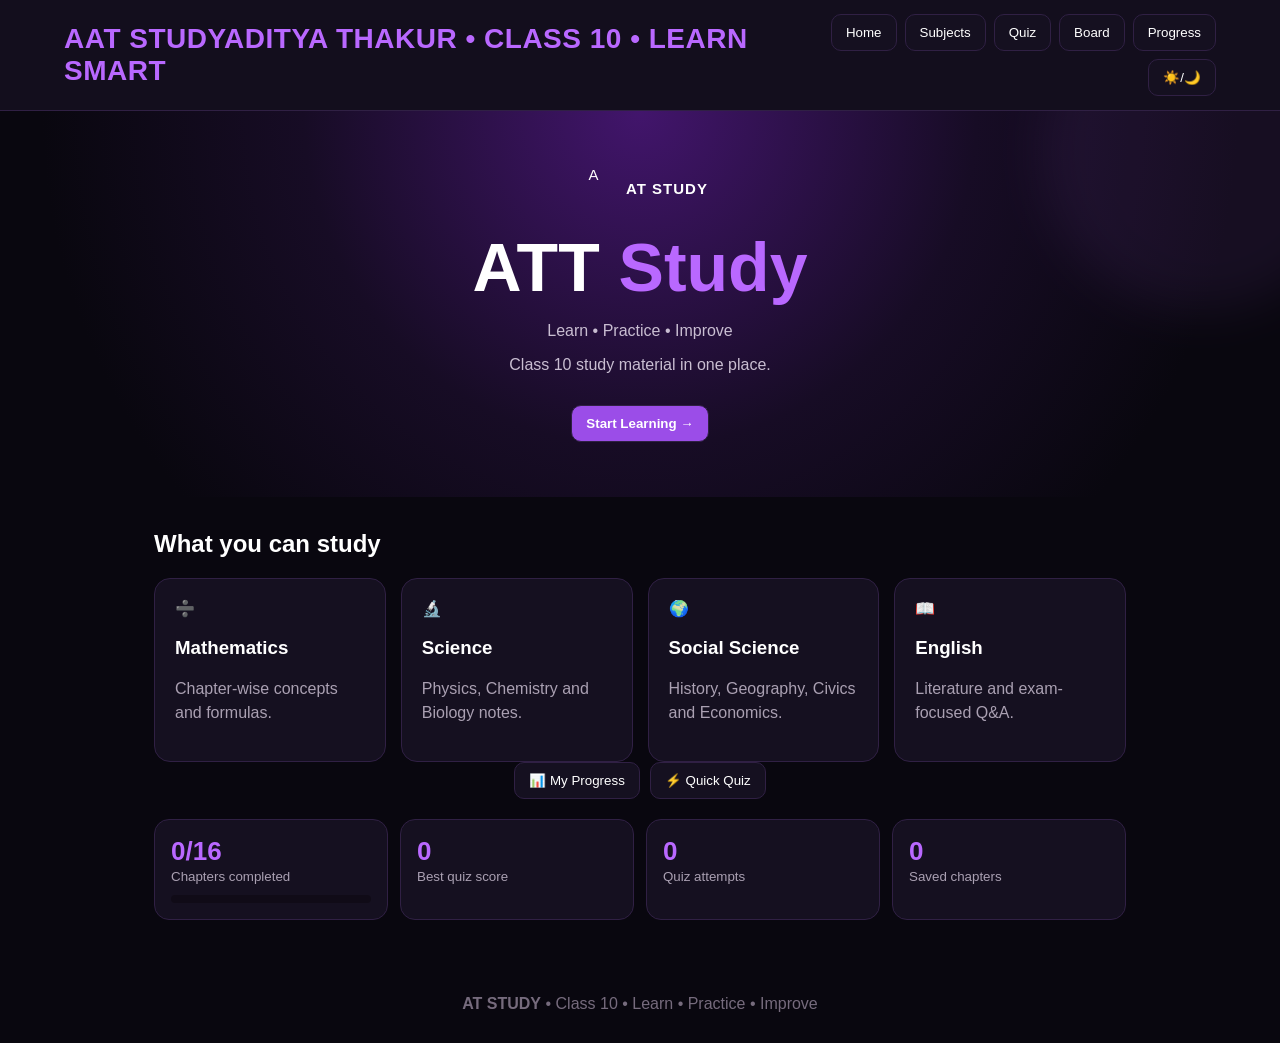
<file: ATT_Study_Complete_Chapter_Notes-6.index.html>
<!DOCTYPE html>
<html lang="en">
<head>
<meta charset="UTF-8">
<meta name="viewport" content="width=device-width,initial-scale=1">
<title>AT Study — Class 10</title>
<style>
*{box-sizing:border-box}body{margin:0;font-family:Arial,sans-serif;background:#09070f;color:#fff}
header{position:sticky;top:0;z-index:10;background:#120d1d;border-bottom:1px solid #302044;padding:14px 5%;display:flex;align-items:center;justify-content:space-between}
.logo{font-size:28px;font-weight:900;color:#b968ff}.nav{display:flex;gap:8px;flex-wrap:wrap}.nav button,.btn{border:0;background:#211532;color:#eee;padding:10px 14px;border-radius:10px;cursor:pointer}.nav button:hover,.btn:hover{background:#7137a8}
.hero{padding:55px 6%;text-align:center;background:radial-gradient(circle at top,#42156c,#170c25 45%,#09070f 80%)}
.hero h1{font-size:clamp(38px,9vw,68px);margin:8px}.hero h1 span{color:#b968ff}.hero p{color:#c9bed2}.btn.primary{background:#9b4de8;font-weight:bold;margin-top:15px}
main{max-width:1100px;margin:auto;padding:25px 5%}.view{display:none}.view.active{display:block}
h2{margin-top:8px}.grid{display:grid;grid-template-columns:repeat(auto-fit,minmax(220px,1fr));gap:15px}
.card{background:#151020;border:1px solid #302044;border-radius:16px;padding:20px;cursor:pointer}.card:hover{border-color:#9b4de8;transform:translateY(-2px)}.card p{color:#aaa0b2;line-height:1.5}.tag{font-size:12px;color:#c38aff}
.search{width:100%;padding:14px;border-radius:12px;border:1px solid #39264d;background:#110c18;color:#fff;margin:12px 0 20px}
.back{margin-bottom:18px}.note{background:#120d1b;border:1px solid #35234a;border-radius:15px;padding:20px;line-height:1.65}.note h3{color:#c17cff}.note li{margin:8px 0}
.option{display:block;width:100%;text-align:left;margin:9px 0;background:#1b1426;border:1px solid #3b2a4f;color:white;padding:13px;border-radius:10px;cursor:pointer}.option:hover{background:#2b1b3d}
.result{padding:15px;border-radius:12px;background:#191126;margin-top:15px}.hidden{display:none}
footer{text-align:center;color:#766b7d;padding:30px}

.note-page{min-height:760px;padding:24px;margin:0 0 18px;background:#120d1b;border:1px solid #35234a;border-radius:15px;line-height:1.75}
.note-page h3{color:#c17cff;margin-top:0}.page-label{font-size:12px;color:#8f7ba4;text-transform:uppercase;letter-spacing:1px;margin-bottom:12px}
.practice-page{min-height:620px;padding:24px;margin:0 0 18px;background:#100b17;border:1px solid #4a3060;border-radius:15px;line-height:1.7}
.practice-page h3{color:#d09aff}.practice-q{padding:14px;margin:12px 0;background:#1b1326;border-radius:10px}
.att-hero-logo{display:inline-flex;align-items:center;gap:10px;margin-bottom:10px;color:var(--text);font-size:15px;letter-spacing:1px}.att-hero-logo .att-mark{width:44px;height:44px}.notes-brand{display:flex;align-items:center;gap:10px;margin:4px 0 12px}.notes-brand .att-mark{width:34px;height:34px}.notes-brand b{letter-spacing:.8px}
@media print{header,.nav,.btn{display:none!important}.view{display:none!important}.view.active{display:block}.note-page,.practice-page{page-break-after:always;border:0;min-height:100vh}}

/* ===== AT Study V3 Upgrade ===== */
:root{--bg:#09070f;--panel:#151020;--panel2:#100b17;--border:#302044;--text:#fff;--muted:#aaa0b2;--accent:#b968ff;--accent2:#9b4de8}
body.light{--bg:#f6f4fa;--panel:#fff;--panel2:#f1edf7;--border:#ddd1e9;--text:#17121d;--muted:#655b6d;--accent:#7a35c8;--accent2:#8e43dc;background:var(--bg);color:var(--text)}
body{background:var(--bg);color:var(--text);transition:.25s}
header{backdrop-filter:blur(12px);background:color-mix(in srgb,var(--panel) 88%,transparent);gap:12px}
.logo{letter-spacing:.5px}
.nav{justify-content:flex-end}
.nav button,.btn{background:var(--panel);color:var(--text);border:1px solid var(--border)}
.nav button:hover,.btn:hover{background:var(--accent2);border-color:var(--accent2);color:#fff}
.hero{position:relative;overflow:hidden}
.hero:after{content:"";position:absolute;width:320px;height:320px;border-radius:50%;background:var(--accent);opacity:.08;filter:blur(25px);right:-80px;top:-120px}
.stats{display:grid;grid-template-columns:repeat(auto-fit,minmax(150px,1fr));gap:12px;margin:20px 0}
.stat{background:var(--panel);border:1px solid var(--border);border-radius:15px;padding:16px}
.stat strong{display:block;font-size:26px;color:var(--accent)}
.stat small{color:var(--muted)}
.progress{height:8px;background:var(--panel2);border-radius:99px;overflow:hidden;margin-top:10px}
.progress i{display:block;height:100%;width:0;background:linear-gradient(90deg,var(--accent2),var(--accent));border-radius:99px;transition:width .3s}
.toolbar{display:flex;gap:8px;flex-wrap:wrap;align-items:center;margin:12px 0}
.toolbar .search{flex:1;min-width:220px;margin:0}
.pill{display:inline-flex;align-items:center;gap:5px;padding:6px 9px;border-radius:99px;background:var(--panel2);border:1px solid var(--border);color:var(--muted);font-size:12px}
.favorite{float:right;border:0;background:transparent;color:#87798e;font-size:20px;cursor:pointer}
.favorite.active{color:#ffca45}
.card{background:var(--panel);border-color:var(--border);color:var(--text)}
.card p{color:var(--muted)}
.note-page,.practice-page,.result{background:var(--panel);border-color:var(--border)}
.note-page h3,.practice-page h3{color:var(--accent)}
.empty{padding:35px;text-align:center;color:var(--muted);border:1px dashed var(--border);border-radius:15px}
#toast{position:fixed;left:50%;bottom:24px;transform:translate(-50%,20px);opacity:0;pointer-events:none;background:#1b1326;color:#fff;border:1px solid var(--border);padding:11px 16px;border-radius:12px;z-index:99;transition:.25s}
#toast.show{opacity:1;transform:translate(-50%,0)}
#homeActions{display:flex;gap:10px;justify-content:center;flex-wrap:wrap}
@media(max-width:650px){
 header{padding:10px 4%;align-items:flex-start}
 .logo{font-size:24px;display:flex;align-items:center;gap:9px}.att-mark{width:38px;height:38px;border-radius:11px;display:grid;place-items:center;background:linear-gradient(135deg,#9f4dff,#5b2cff);color:#fff;font-weight:900;box-shadow:0 6px 18px rgba(124,58,237,.28);position:relative}.att-mark:after{content:"";position:absolute;inset:6px;border:2px solid rgba(255,255,255,.45);border-radius:8px}.att-word{font-weight:900;letter-spacing:.5px}.brand-sub{font-size:10px;color:var(--muted);font-weight:800;letter-spacing:1px;margin-top:2px}.nav{gap:5px}
 .nav button{padding:8px 9px;font-size:12px}
 .hero{padding:42px 5%}
 .hero h1{font-size:44px}
 main{padding:20px 4%}
 .note-page,.practice-page{min-height:auto}
}


/* ===== Full Notes Upgrade ===== */
.full-notes{display:grid;gap:18px}
.full-note-page{background:var(--panel);border:1px solid var(--border);border-radius:18px;padding:26px;line-height:1.8;box-shadow:0 8px 30px rgba(0,0,0,.08)}
.full-note-page .page-label{font-size:11px;color:var(--accent);text-transform:uppercase;letter-spacing:1.4px;font-weight:800}
.full-note-page h3{font-size:25px;color:var(--accent);margin:8px 0 16px}
.full-note-page h4{color:var(--text);margin:18px 0 7px}
.full-note-page .topic-heading{font-size:22px;color:var(--accent);margin:4px 0 12px}
.full-note-page .concept-label{font-size:11px;font-weight:800;letter-spacing:1.2px;color:var(--accent);margin-bottom:7px}
.full-note-page .big-explain{font-size:17px;line-height:1.85;color:var(--text)}
.concept-card{background:var(--panel2);border:1px solid var(--border);border-radius:13px;padding:16px;margin:12px 0}
.full-note-page p{color:var(--muted);margin:8px 0}
.full-note-page ul,.full-note-page ol{color:var(--muted);padding-left:24px}
.full-note-page li{margin:8px 0}
.keybox{background:var(--panel2);border-left:4px solid var(--accent);padding:14px 16px;border-radius:10px;margin:15px 0}
.formulabox{font-family:Georgia,serif;font-size:19px;background:var(--panel2);border:1px solid var(--border);padding:15px;border-radius:12px;margin:12px 0}
.exambox{background:linear-gradient(135deg,var(--panel2),var(--panel));border:1px solid var(--border);padding:16px;border-radius:13px}
.chapter-nav{display:flex;gap:8px;flex-wrap:wrap;margin:12px 0 20px}
.chapter-nav .btn{font-size:13px}


@media print{
 body{background:#fff!important;color:#111!important}
 .full-note-page{box-shadow:none;border:0;border-radius:0;page-break-after:always;color:#111!important}
 .full-note-page p,.full-note-page li{color:#222!important}
 .chapter-nav,.back,.favorite,header,footer,#toast,.practice-page button{display:none!important}
 .full-notes{display:block}
}

</style>
</head>
<body>
<header>
<div class="logo"><span class="att-mark">A</span><span><span class="att-word">AT STUDY</span><span class="brand-sub">ADITYA THAKUR • CLASS 10 • LEARN SMART</span></span></div>
<div class="nav">
<button onclick="show('home')">Home</button>
<button onclick="show('subjects');renderSubjects()">Subjects</button>
<button onclick="show('quiz')">Quiz</button>
<button onclick="show('board');renderBoard()">Board</button>
<button onclick="show('progress');renderProgress()">Progress</button>
<button onclick="toggleTheme()" title="Toggle theme">☀️/🌙</button>
</div>
</header>

<div id="home" class="view active">
<section class="hero"><div class="att-hero-logo"><span class="att-mark">A</span><b>AT STUDY</b></div><h1>ATT <span>Study</span></h1><p>Learn • Practice • Improve</p><p>Class 10 study material in one place.</p><button class="btn primary" onclick="show('subjects')">Start Learning →</button></section>
<main><h2>What you can study</h2><div class="grid">
<div class="card" onclick="openSubject('Maths')">➗ <h3>Mathematics</h3><p>Chapter-wise concepts and formulas.</p></div>
<div class="card" onclick="openSubject('Science')">🔬 <h3>Science</h3><p>Physics, Chemistry and Biology notes.</p></div>
<div class="card" onclick="openSubject('SST')">🌍 <h3>Social Science</h3><p>History, Geography, Civics and Economics.</p></div>
<div class="card" onclick="openSubject('English')">📖 <h3>English</h3><p>Literature and exam-focused Q&A.</p></div>
</div>
<div id="homeActions">
<button class="btn" onclick="show('progress');renderProgress()">📊 My Progress</button>
<button class="btn" onclick="show('quiz');startQuiz()">⚡ Quick Quiz</button>
</div>
<div class="stats" id="homeStats"></div>
</main></div>

<div id="subjects" class="view"><main><h2>📚 Class 10 Subjects</h2>
<div class="toolbar"><input id="search" aria-label="Search subjects and chapters" class="search" placeholder="Search subject or chapter..." oninput="filterCards()"><button class="btn" onclick="showFavorites()">⭐ Saved</button></div><div id="subjectGrid" class="grid"></div></main></div>

<div id="notes" class="view"><main><button class="btn back" onclick="show('subjects')">← Back</button><div id="noteBox"></div></main></div>

<div id="board" class="view"><main>
<h2>📝 Board Exam Questions</h2>
<p class="tag">Chapter-wise exam practice • Board-style questions</p>
<p style="color:#aaa0b2">These are board-style practice questions designed for revision. They are not claimed to be verbatim previous-year questions.</p>
<input id="boardSearch" aria-label="Search board questions" class="search" placeholder="Search subject or chapter..." oninput="filterBoard()">
<div id="boardGrid" class="grid"></div>
</main></div>

<div id="progress" class="view"><main>
<button class="btn back" onclick="show('home')">← Home</button>
<h2>📊 My Study Dashboard</h2>
<p class="tag">Your activity is saved on this device.</p>
<div class="stats" id="progressStats"></div>
<div class="note">
<h3>Chapter Progress</h3>
<div id="progressList"></div>
</div>
<div class="toolbar">
<button class="btn" onclick="resetProgress()">Reset Progress</button>
<button class="btn" onclick="showFavorites()">⭐ View Saved Notes</button>
</div>
</main></div>

<div id="quiz" class="view"><main>
<h2>🧠 Quick Quiz</h2><p class="tag">Class 10 mixed practice</p>
<div class="toolbar">
<span class="pill">🎯 Instant feedback</span><span class="pill">🔀 Random order</span><span class="pill">💾 Score saved</span>
</div>
<div id="quizBox"><div class="empty">Tap Start Quiz to begin.</div></div>
<button class="btn primary" onclick="startQuiz()">Start / Restart Quiz</button>
</main></div>

<script>
const data={
Maths:[
["Real Numbers","Easy Explanation",
"Real numbers include both rational and irrational numbers. Rational numbers can be written in the form p/q, where q is not zero. Irrational numbers cannot be written in this form, such as √2 and √3.",
"Euclid's division lemma says a = bq + r, where 0 ≤ r < b. Example: 17 = 5×3 + 2. The Fundamental Theorem of Arithmetic says every composite number can be written as a product of primes in a unique way, apart from the order of factors.",
"Remember: HCF is the greatest common factor, while LCM is the smallest common multiple. For two positive integers, HCF × LCM = product of the two numbers."],
["Polynomials","Easy Explanation",
"A polynomial is an algebraic expression made using variables and constants, where the powers of variables are whole numbers. For example, 2x² + 3x − 5 is a quadratic polynomial.",
"The zeroes of a polynomial are the values of x that make the polynomial equal to zero. For ax² + bx + c, the sum of zeroes is −b/a and the product is c/a.",
"Example: For x² − 5x + 6, the zeroes are 2 and 3 because (x−2)(x−3)=0."],
["Pair of Linear Equations","Easy Explanation",
"A pair of linear equations in two variables contains two equations such as 2x + 3y = 7 and x − y = 1. Their solution is the point that satisfies both equations.",
"Graphically, the equations are represented by two straight lines. Intersecting lines have one solution, parallel lines have no solution, and coincident lines have infinitely many solutions.",
"To solve them, we can use substitution, elimination or graphical methods. Always check the final values in both equations."],
["Quadratic Equations","Easy Explanation",
"A quadratic equation is an equation of the form ax² + bx + c = 0, where a is not zero. The highest power of the variable is 2.",
"The quadratic formula is x = (−b ± √(b² − 4ac))/(2a). The expression b² − 4ac is called the discriminant.",
"If the discriminant is positive, there are two distinct real roots. If it is zero, there are equal real roots. If it is negative, there are no real roots."]
],
Science:[
["Chemical Reactions and Equations","Easy Explanation",
"A chemical reaction happens when one or more substances change into new substances with different properties. Signs of a reaction may include a colour change, temperature change, gas formation or formation of a precipitate.",
"A chemical equation represents the reaction using symbols and formulae. It must be balanced because atoms are neither created nor destroyed during a chemical reaction.",
"Example: 2H₂ + O₂ → 2H₂O. There are two hydrogen atoms and two oxygen atoms on both sides."],
["Acids, Bases and Salts","Easy Explanation",
"Acids are substances that produce hydrogen ions in aqueous solution, while bases produce hydroxide ions. Lemon juice and vinegar are common acidic substances; soap solution is commonly basic.",
"The pH scale is used to describe how acidic or basic a solution is. At school level, pH 7 is neutral, below 7 is acidic and above 7 is basic.",
"Neutralisation is the reaction between an acid and a base to form salt and water. Example: HCl + NaOH → NaCl + H₂O."],
["Life Processes","Easy Explanation",
"Life processes are activities needed to maintain life. In Class 10, the main processes are nutrition, respiration, transportation and excretion.",
"Plants prepare food by photosynthesis using carbon dioxide and water in the presence of sunlight and chlorophyll. Animals obtain energy by breaking down food during respiration.",
"Remember: the circulatory system transports materials around the body, while the excretory system removes metabolic wastes."],
["Light – Reflection and Refraction","Easy Explanation",
"Reflection is the bouncing back of light from a surface. Refraction is the change in direction of light when light passes from one transparent medium to another.",
"The laws of reflection state that the angle of incidence equals the angle of reflection, and the incident ray, reflected ray and normal lie in the same plane.",
"For spherical mirrors, the mirror formula is 1/f = 1/v + 1/u. Magnification is m = −v/u."]
],
SST:[
["Nationalism in India","Easy Explanation",
"Nationalism in India grew as people united against colonial rule. Different groups joined movements for different reasons, but the common struggle helped create a feeling of collective belonging.",
"Gandhi used methods such as non-violent resistance and satyagraha. The Non-Cooperation Movement and Civil Disobedience Movement became important mass movements.",
"Important idea: national identity developed through movements, symbols, folklore, history and shared experiences."],
["The Making of a Global World","Easy Explanation",
"The global world developed through the movement of goods, people, money and ideas across countries. Trade routes and migration connected distant regions.",
"Industrialisation increased demand for raw materials and markets. Later, the First World War, the Great Depression and the Second World War disrupted the world economy.",
"Remember: globalisation is not only a modern phenomenon; its roots can be traced to earlier trade, migration and economic connections."],
["Resources and Development","Easy Explanation",
"A resource is anything that has utility, value and can satisfy human needs. Resources may be natural, human-made or human resources.",
"Resource planning means identifying resources, planning their proper use and matching development plans with resource availability. Conservation is important because many resources are limited.",
"Resources can be classified by origin, exhaustibility, ownership and status of development."],
["Power Sharing","Easy Explanation",
"Power sharing means distributing power among different organs, levels and groups in a democracy. It helps prevent concentration of power.",
"Power may be shared among the legislature, executive and judiciary; between central and state governments; among social groups; and among political parties and pressure groups.",
"Power sharing is important because it can reduce conflict, respect diversity and strengthen democratic participation."]
],
English:[
["A Triumph of Surgery","Easy Explanation",
"Tricki is a pet dog whose owner gives him too much food and very little exercise. As a result, he becomes unhealthy and inactive.",
"The veterinary staff change Tricki's routine by giving him controlled food and regular activity. He gradually becomes healthier and active again.",
"Main lesson: love and care should be balanced with proper food, exercise and discipline."],
["The Thief's Story","Easy Explanation",
"Hari Singh is a young thief who meets Anil, a simple and trusting writer. Anil gives him work and promises to teach him how to read and write.",
"Hari steals money but later returns it because he understands that education and Anil's trust can give him a better future.",
"Main lesson: trust, education and kindness can encourage a person to change."],
["The Midnight Visitor","Easy Explanation",
"Ausable is a secret agent who does not look like the typical action hero. When Max threatens him, Ausable uses intelligence instead of physical force.",
"He invents a believable story about a balcony and uses the arrival of a waiter to make Max believe the story. Max panics and makes a mistake.",
"Main lesson: presence of mind and intelligence can solve difficult situations."],
["A Tiger in the Zoo","Easy Explanation",
"The poem contrasts a tiger's natural life in the jungle with its life inside a cage. In the jungle, the tiger would move freely and hunt naturally.",
"In the cage, the tiger is restricted and cannot live according to its natural behaviour. The contrast makes the loss of freedom clear.",
"Main idea: the poem highlights freedom, captivity and the difference between natural life and confinement."]
]
};

function show(id){document.querySelectorAll('.view').forEach(v=>v.classList.remove('active'));document.getElementById(id).classList.add('active');window.scrollTo(0,0)}
const boardQuestions={
Maths:[
["Real Numbers","1. Use Euclid's division algorithm to find the HCF of two given integers.","2. Prove that a given number is irrational."],
["Polynomials","1. Find the zeroes of a quadratic polynomial and verify the relationship between zeroes and coefficients.","2. Form a quadratic polynomial when its zeroes are given."],
["Pair of Linear Equations","1. Solve a pair of linear equations using elimination or substitution.","2. Determine the nature of solutions of a pair of equations."],
["Quadratic Equations","1. Solve a quadratic equation by factorisation.","2. Solve a quadratic equation using the quadratic formula and state the nature of its roots."]
],
Science:[
["Chemical Reactions and Equations","1. Balance a chemical equation and identify the type of reaction.","2. Explain oxidation and reduction with suitable examples."],
["Acids, Bases and Salts","1. Explain neutralisation with a balanced equation.","2. Explain the importance of pH in everyday life."],
["Life Processes","1. Explain the process of nutrition in humans.","2. Differentiate between aerobic and anaerobic respiration."],
["Light – Reflection and Refraction","1. State and use the mirror formula in a numerical.","2. Explain the laws of reflection and refraction."]
],
SST:[
["Nationalism in India","1. Explain the main features and significance of the Civil Disobedience Movement.","2. Explain how symbols and cultural processes helped develop nationalism."],
["The Making of a Global World","1. Explain the role of trade and migration in creating a global world.","2. Explain the impact of the Great Depression."],
["Resources and Development","1. Explain resource planning and its importance.","2. Classify resources on different bases with examples."],
["Power Sharing","1. Explain different forms of power sharing.","2. Explain why power sharing is desirable in a democracy."]
],
English:[
["A Triumph of Surgery","1. Describe Tricki's condition and explain how he recovered.","2. What message does the story give about responsible pet care?"],
["The Thief's Story","1. Explain how education and trust changed Hari Singh.","2. Describe Anil's role in Hari Singh's transformation."],
["The Midnight Visitor","1. How did Ausable use presence of mind to defeat Max?","2. Explain how suspense is created in the story."],
["A Tiger in the Zoo","1. Contrast the tiger's life in the cage with its natural life.","2. Explain the central idea and poetic contrast in the poem."]
]
};

function renderBoard(){
let g=document.getElementById('boardGrid');g.innerHTML='';
Object.keys(boardQuestions).forEach(s=>{
 let c=document.createElement('div');c.className='card searchableBoard';
 c.dataset.text=s+' '+boardQuestions[s].map(x=>x[0]).join(' ');
 c.innerHTML=`<div class="icon">${s==='Maths'?'➗':s==='Science'?'🔬':s==='SST'?'🌍':'📖'}</div><h3>${s}</h3><p>${boardQuestions[s].length} chapters • board-style practice</p>`;
 c.onclick=()=>openBoardSubject(s);g.appendChild(c);
});
}
function openBoardSubject(s){
let g=document.getElementById('boardGrid');g.innerHTML=`<div style="grid-column:1/-1"><button class="btn" onclick="renderBoard()">← All Subjects</button><h2>${s} — Board Questions</h2></div>`;
boardQuestions[s].forEach((n,i)=>{
 let c=document.createElement('div');c.className='card';c.innerHTML=`<span class="tag">Chapter ${i+1}</span><h3>${n[0]}</h3><p><b>${n[1]}</b></p><p><b>${n[2]}</b></p>`;g.appendChild(c);
});
}
function filterBoard(){
let q=document.getElementById('boardSearch').value.toLowerCase();
document.querySelectorAll('.searchableBoard').forEach(c=>c.style.display=c.dataset.text.toLowerCase().includes(q)?'block':'none');
}

function renderSubjects(){
let g=document.getElementById('subjectGrid');g.innerHTML='';
Object.keys(data).forEach(s=>{let c=document.createElement('div');c.className='card searchable';c.dataset.text=s+' '+data[s].map(x=>x[0]).join(' ');c.innerHTML=`<div class="icon">${s==='Maths'?'➗':s==='Science'?'🔬':s==='SST'?'🌍':'📖'}</div><h3>${s}</h3><p>${data[s].length} chapters available</p>`;c.onclick=()=>openSubject(s);g.appendChild(c)})}
function openSubject(s){show('subjects');document.getElementById('search').value='';let g=document.getElementById('subjectGrid');g.innerHTML=`<div style="grid-column:1/-1"><button class="btn back" onclick="renderSubjects()">← All Subjects</button><h2>${s} — Chapters</h2></div>`;data[s].forEach((n,i)=>{let c=document.createElement('div');c.className='card';c.innerHTML=`<span class="tag">Chapter ${i+1}</span><h3>${n[0]}</h3><p>${n[1]}: ${n[2]}</p>`;c.onclick=()=>openNote(s,i);g.appendChild(c)})}
function openNote(s,i){
let n=data[s][i];show('notes');

const generic = {
Maths:[
["Concept Builder","Start with the meaning of the chapter. Identify the quantities given in a question, write the required formula or theorem, and then solve step by step. Do not skip units or important algebraic steps. In board answers, a clear method is often easier to check than a single final answer."],
["Step-by-Step Method","1. Read the question carefully. 2. Write the given information. 3. Identify the concept involved. 4. Write the formula/theorem. 5. Substitute values carefully. 6. Simplify. 7. Check the answer. This method is useful for numerical and proof-based questions."],
["Common Mistakes","Students often lose marks by using the wrong sign, copying a value incorrectly, skipping a condition, or giving only the final answer. Keep rough work separate, check calculations, and verify the result whenever possible."],
["Exam Strategy","For a 2–3 mark question, show the key steps. For a longer question, divide the solution into logical steps. Draw a graph or figure when the question requires it. Highlight the final answer clearly."]
],
Science:[
["Concept Builder","Science answers become easier when you connect the definition with a real example. First understand the process, then learn its key terms, diagram or equation, and finally practise application-based questions."],
["Step-by-Step Method","For a theory answer: define the concept, explain the process in sequence, and finish with an example or conclusion. For numericals: write the given values, formula, substitution and final answer with the correct unit."],
["Common Mistakes","Do not change chemical formulae while balancing equations. In diagrams, label neatly. In physics numericals, watch sign conventions and units. In biology, use correct scientific terms instead of vague everyday wording."],
["Exam Strategy","Use headings and bullet points for long answers. Learn important equations, definitions, diagrams and differences. Practise case-based questions because they test whether you can apply a concept rather than only recall it."]
],
SST:[
["Concept Builder","Social Science becomes easier when you connect events, causes, effects and examples. Instead of memorising isolated lines, organise every topic as: what happened, why it happened, what changed and why it matters."],
["Answer Framework","For a 3–5 mark answer, begin with a direct statement, add 3–5 explained points, and finish with a short conclusion when useful. Mention dates, places, examples and terms only when they are relevant."],
["Common Mistakes","Avoid very short one-word answers when explanation is required. Do not mix events from different chapters. In geography, remember examples; in civics, use correct democratic terms; in economics, distinguish similar concepts carefully."],
["Exam Strategy","Practise map work separately. Revise important terms and examples. For long answers, use numbered points with a small explanation under each point so the examiner can see every part of the answer."]
],
English:[
["Concept Builder","For literature, understand the plot, characters, themes, message and important events. Do not simply memorise a summary. Your answer should connect the question to evidence from the chapter or poem."],
["Answer Framework","Start with a direct answer. Then explain the reason or event and support it with a relevant detail from the text. For character questions, describe the quality and then show how the character's actions demonstrate it."],
["Common Mistakes","Do not retell the whole story when the question asks one specific point. Keep tense and grammar consistent. In poetry, explain the idea and effect instead of only naming a poetic device."],
["Exam Strategy","Practise short and long answers. Revise character traits, themes, important events and poetic ideas. Read the question twice and answer exactly what is asked."]
]
};

let subjectExtra=generic[s]||generic.English;
let examples,questions;
if(s==='Maths'){
 examples=["Find HCF of 135 and 225 using prime factorisation.","Solve x²−5x+6=0 by factorisation.","For 2x²−5x+3, verify the relationship between zeroes and coefficients.","Solve 2x+y=7 and x−y=2."];
 questions=["Use Euclid's division algorithm to find the HCF of two integers.","Find the zeroes of a quadratic polynomial and verify the relationship.","Solve a pair of linear equations using elimination.","Solve a quadratic equation using the quadratic formula."];
}else if(s==='Science'){
 examples=["Balance Fe + H₂O → Fe₃O₄ + H₂.","Explain neutralisation with a balanced equation.","Explain photosynthesis with its word equation.","State the mirror formula and explain its terms."];
 questions=["Explain oxidation and reduction with suitable examples.","Explain the importance of pH in everyday life.","Differentiate between aerobic and anaerobic respiration.","State and apply the laws of reflection."];
}else if(s==='SST'){
 examples=["Explain two causes and two effects of a major movement.","Explain how technology connected distant markets.","Classify resources on different bases with examples.","Explain two forms of power sharing."];
 questions=["Explain the main features of the Civil Disobedience Movement.","Explain the impact of the Great Depression.","Why is resource planning important?","Why is power sharing desirable in a democracy?"];
}else{
 examples=["Explain why Tricki became ill and how he recovered.","Explain how trust changed Hari Singh.","Show how Ausable used presence of mind.","Contrast the tiger's life in the cage and in nature."];
 questions=["What message does A Triumph of Surgery give?","How did Anil influence Hari Singh?","How did Ausable outsmart Max?","What is the central idea of A Tiger in the Zoo?"];
}

let pages=[
["1. Chapter Overview",`${n[2]}<br><br><b>What you should learn:</b> the main concept, important terms, typical question patterns and how to apply the idea in an exam.`],
["2. Core Concepts",`${n[3]}<br><br><b>Connect the ideas:</b> understand how the main concept leads to related ideas. Try explaining the topic aloud in simple words before memorising definitions.`],
["3. Detailed Understanding",`${subjectExtra[0][1]}<br><br><b>Chapter focus:</b> ${n[0]} requires understanding, not just memorisation. Break the topic into smaller ideas and revise one idea at a time.`],
["4. How to Answer",`${subjectExtra[1][1]}<br><br><b>Application:</b> when a new question appears, identify which part of the chapter it tests. Then use the relevant definition, rule, process, formula or example.`],
["5. Mistakes & Exam Tips",`${subjectExtra[2][1]}<br><br>${subjectExtra[3][1]}<br><br><b>Quick Revision:</b> ${n[4]}`]
];

let notesHTML=pages.map((pg,idx)=>`<div class="note-page"><div class="page-label">ATT Notes • Page ${idx+1} of 5</div><h3>${pg[0]}</h3><p>${pg[1]}</p></div>`).join('');

let practice1=`<div class="practice-page"><div class="page-label">ATT Practice • Examples</div><h3>🧩 Worked Practice / Examples</h3>${examples.map((e,j)=>`<div class="practice-q"><b>Example ${j+1}</b><p>${e}</p><p style="color:#9f92aa">Approach: identify the concept → write the relevant rule/formula → show the main steps → check the final result.</p></div>`).join('')}</div>`;
let practice2=`<div class="practice-page"><div class="page-label">ATT Practice • Questions</div><h3>📝 Important Questions</h3>${questions.map((q,j)=>`<div class="practice-q"><b>Question ${j+1}</b><p>${q}</p><p style="color:#9f92aa">Write a complete board-style answer using the concepts from the notes.</p></div>`).join('')}<hr style="border-color:#35234a;margin:28px 0"><p style="text-align:center;color:#b968ff;font-weight:bold">Made by Aditya Thakur</p></div>`;

document.getElementById('noteBox').innerHTML=`<button class="btn back" onclick="openSubject('${s}')">← Back to ${s}</button><h2>${n[0]}</h2>${notesHTML}<h2 style="margin:35px 0 18px">📝 Examples & Questions</h2>${practice1}${practice2}`;
}

function filterCards(){let q=document.getElementById('search').value.toLowerCase();document.querySelectorAll('.searchable').forEach(c=>c.style.display=c.dataset.text.toLowerCase().includes(q)?'block':'none')}

function detailedText(subject, chapter){
const base = {
Maths:{
"Real Numbers":[
"Introduction: Real numbers are all numbers that can be represented on the number line. They include rational and irrational numbers.",
"Rational numbers can be written as p/q, q≠0. Examples are 3/5, -7 and 0. Irrational numbers cannot be written in this form, such as √2 and √5.",
"Euclid's Division Lemma: For positive integers a and b, a=bq+r, where 0≤r<b. It is useful in finding the HCF of two numbers.",
"Example: For 135 and 225, repeated division gives the HCF. This method is systematic and avoids listing every factor.",
"Fundamental Theorem of Arithmetic: Every composite number can be expressed as a product of primes, and this factorisation is unique apart from the order.",
"Prime factorisation helps us find HCF by taking common prime factors with the smallest powers, and LCM by taking all prime factors with the greatest powers.",
"Decimal expansion: A rational number has a terminating decimal when, after simplification, its denominator has only prime factors 2 and/or 5. Otherwise its decimal expansion is non-terminating recurring.",
"Exam tip: Always simplify the fraction before deciding whether its decimal expansion terminates.",
"Quick revision: HCF uses minimum powers of common primes; LCM uses maximum powers of all primes; HCF×LCM equals the product of two positive integers."
],
"Polynomials":[
"Introduction: A polynomial is an algebraic expression made from constants and variables with non-negative integer powers.",
"Degree is the highest power of the variable. A constant has degree 0, a linear polynomial degree 1 and a quadratic polynomial degree 2.",
"A zero of a polynomial is a value of x for which p(x)=0. Graphically, the zeroes are the x-coordinates where the graph meets the x-axis.",
"For a quadratic polynomial ax²+bx+c, the sum of zeroes is -b/a and the product is c/a.",
"For a cubic polynomial ax³+bx²+cx+d, the sum of zeroes is -b/a, the sum of pairwise products is c/a and the product of zeroes is -d/a.",
"Example: x²-5x+6=(x-2)(x-3), so its zeroes are 2 and 3.",
"Factorisation, division algorithm and the relationship between coefficients and zeroes are central exam skills.",
"Exam tip: Substitute the proposed zero into the polynomial to check it quickly.",
"Quick revision: zero means p(x)=0; degree is the highest exponent; coefficient relationships help reconstruct a polynomial."
],
"Pair of Linear Equations":[
"Introduction: A pair of linear equations contains two equations in two variables. Their common solution satisfies both equations.",
"Graphically, each equation represents a straight line. Two intersecting lines have one solution, parallel lines have no solution, and coincident lines have infinitely many solutions.",
"For a1x+b1y+c1=0 and a2x+b2y+c2=0: if a1/a2 is not equal to b1/b2, there is one solution.",
"If a1/a2=b1/b2 is not equal to c1/c2, there is no solution. If all three ratios are equal, there are infinitely many solutions.",
"Substitution method: express one variable from one equation and substitute it into the other.",
"Elimination method: multiply equations when necessary and add or subtract them to eliminate one variable.",
"Cross-multiplication can also be used when the equations are written in standard form.",
"Word problems often translate statements about ages, numbers, prices, distances or mixtures into two linear equations.",
"Exam tip: after finding x and y, substitute them into both original equations to verify."
],
"Quadratic Equations":[
"Introduction: A quadratic equation is ax²+bx+c=0, where a≠0. Its graph is a parabola.",
"Quadratic equations can be solved by factorisation, completing the square or the quadratic formula.",
"Quadratic formula: x=(-b±√(b²-4ac))/(2a). Always identify a, b and c correctly before substituting.",
"The discriminant D=b²-4ac determines the nature of roots. D>0 gives two distinct real roots; D=0 gives equal real roots; D<0 gives no real roots.",
"Example: x²-5x+6=0 becomes (x-2)(x-3)=0, giving x=2 or x=3.",
"Relationships: sum of roots = -b/a and product of roots = c/a.",
"Word problems may require forming a quadratic equation from a statement before solving it.",
"Exam tip: Keep the ± sign in the formula and simplify the square root carefully.",
"Quick revision: identify a,b,c → calculate D if needed → choose a suitable method → verify roots."
]
},
Science:{
"Chemical Reactions and Equations":[
"Introduction: A chemical reaction changes reactants into products with new properties.",
"Common signs include change in colour, change in temperature, formation of gas and formation of a precipitate.",
"Chemical equations use symbols and formulae to represent reactions. They must be balanced because atoms are conserved.",
"Types include combination, decomposition, displacement, double displacement and redox reactions.",
"Combination: two or more substances form one product. Decomposition: one compound breaks into simpler substances.",
"Displacement occurs when a more reactive element replaces a less reactive element. Double displacement involves exchange of ions between compounds.",
"Oxidation can involve addition of oxygen or removal of hydrogen/electrons; reduction is the reverse in common school-level examples.",
"Corrosion is gradual damage of metals by environmental reactions. Rancidity is oxidation of fats and oils.",
"Exam tip: balance equations by changing coefficients, never by changing chemical formulae."
],
"Acids, Bases and Salts":[
"Introduction: Acids and bases show characteristic properties in aqueous solutions.",
"Acids generally furnish H+ ions in water and bases furnish OH− ions. Indicators help identify acidic or basic solutions.",
"The pH scale measures acidity/basicity. At school level, pH 7 is neutral, below 7 acidic and above 7 basic.",
"Neutralisation is an acid-base reaction producing salt and water. Example: HCl+NaOH→NaCl+H2O.",
"Acids react with many metals to produce salt and hydrogen, and with carbonates to produce salt, water and carbon dioxide.",
"Salts have many uses. Common examples include baking soda, washing soda and bleaching powder.",
"Strong acids/bases ionise more extensively than weak ones. Concentration and strength are related but not identical ideas.",
"Everyday examples: stomach acid helps digestion, antacids reduce excess acidity, and baking soda has household uses.",
"Exam tip: learn key reactions and the uses/preparation of common salts."
],
"Life Processes":[
"Introduction: Life processes are activities necessary for maintenance of living organisms: nutrition, respiration, transport and excretion.",
"Nutrition provides materials and energy. Plants are autotrophic and prepare food by photosynthesis using sunlight, carbon dioxide and water.",
"Human digestion breaks complex food into simpler substances that can be absorbed and used by cells.",
"Respiration releases energy from food. Aerobic respiration uses oxygen; anaerobic respiration occurs without oxygen.",
"Transportation in humans involves the heart, blood and blood vessels. Plants transport water/minerals through xylem and food through phloem.",
"Excretion removes metabolic wastes. Human kidneys filter blood and help form urine.",
"Photosynthesis and respiration are related but not identical: photosynthesis stores energy in glucose, while respiration releases usable energy.",
"Exam tip: draw and label diagrams such as the human digestive system, heart, nephron and stomata when required.",
"Quick revision: nutrition gets food, respiration releases energy, transport moves materials, excretion removes wastes."
],
"Light – Reflection and Refraction":[
"Introduction: Light travels in straight lines in a uniform medium. Reflection is bouncing back of light; refraction is bending due to change of medium.",
"Laws of reflection: angle of incidence equals angle of reflection, and incident ray, reflected ray and normal lie in the same plane.",
"Concave mirrors can form different types of images depending on object position; convex mirrors generally form virtual, erect and diminished images.",
"Mirror formula: 1/f=1/v+1/u. Magnification m=-v/u. Sign convention must be followed carefully.",
"Refraction occurs because the speed of light changes when it enters another medium. Refractive index relates the speed of light in vacuum to its speed in the medium.",
"Convex lenses can converge light; concave lenses generally diverge light. Lens formula: 1/f=1/v-1/u.",
"Magnification for a lens is m=v/u. The power of a lens is P=1/f when f is measured in metres.",
"Applications include spectacles, cameras, microscopes and optical instruments.",
"Exam tip: make a neat ray diagram and write the sign convention before numerical calculations."
]
},
SST:{
"Nationalism in India":[
"Introduction: Indian nationalism grew during the anti-colonial struggle. Different communities and groups participated while pursuing their own concerns.",
"Gandhi's idea of satyagraha emphasised truth, non-violence and peaceful resistance. Local struggles helped build wider political mobilisation.",
"The Rowlatt Act and the Jallianwala Bagh incident intensified opposition to colonial rule. The Non-Cooperation Movement encouraged people to withdraw cooperation from colonial institutions.",
"Different groups joined the movement for different reasons. Students, teachers, traders, peasants and workers could experience colonial policies differently.",
"The Civil Disobedience Movement began with the Salt March and challenged colonial laws. It attracted broad participation but also faced limitations.",
"National identity was expressed through symbols, folklore, reinterpretation of history and images such as Bharat Mata.",
"Not every group experienced nationalism in exactly the same way. Understanding these differences is important for a balanced answer.",
"Exam tip: connect major events with dates, causes, participants and outcomes rather than memorising isolated names.",
"Quick revision: satyagraha → Non-Cooperation → Civil Disobedience → development of collective belonging."
],
"The Making of a Global World":[
"Introduction: Global connections developed over centuries through trade, migration, technology and movement of capital.",
"Pre-modern trade routes connected regions and carried goods, people, ideas and diseases. Food crops also travelled across continents.",
"The nineteenth century saw increased flows of labour, goods and capital. Industrialisation created demand for raw materials and markets.",
"Indentured labour moved workers to plantations and other regions under difficult contractual systems.",
"The First World War changed global economic relationships. The Great Depression caused unemployment, falling prices and reduced trade.",
"After the Second World War, new international institutions and changing economic policies shaped the post-war world economy.",
"Globalisation has both opportunities and unequal effects. Different regions and social groups have experienced global economic change differently.",
"Exam tip: organise answers chronologically and mention how technology and economic policies affected global connections.",
"Quick revision: trade and migration → industrialisation → wars and depression → post-war reconstruction → modern global links."
],
"Resources and Development":[
"Introduction: A resource becomes useful when it has utility, value and appropriate technology for use.",
"Resources can be classified by origin, exhaustibility, ownership and status of development.",
"Resource planning involves identification and inventory, planning structures and matching development plans with resource availability.",
"Land is an important natural resource. Land use depends on physical factors and human activities.",
"Soil is a renewable resource but can be degraded by erosion, deforestation, overgrazing and inappropriate farming.",
"Soil conservation methods include contour ploughing, terrace farming, strip cropping, shelter belts and planting vegetation.",
"Sustainable development means using resources carefully so that present needs are met without damaging future possibilities.",
"Exam tip: learn classifications and pair each soil conservation method with its purpose.",
"Quick revision: classification → planning → land resources → soil types/problems → conservation → sustainable use."
],
"Power Sharing":[
"Introduction: Power sharing means distributing power among different organs, levels, groups and political actors.",
"Horizontal power sharing occurs among legislature, executive and judiciary. Each organ checks the others.",
"Vertical power sharing occurs among different levels of government, such as central, state and local governments.",
"Power may also be shared among social groups and through political parties, pressure groups and movements.",
"Prudential reasons: sharing power can reduce conflict and instability. Moral reasons: it is the spirit of democracy that people affected by decisions should have a voice.",
"Belgium and Sri Lanka provide contrasting examples of approaches to accommodation and majoritarianism in the chapter.",
"Power sharing does not mean every group gets exactly equal power in every situation; the arrangement depends on the constitutional and political system.",
"Exam tip: remember the four major forms and explain both prudential and moral reasons.",
"Quick revision: horizontal + vertical + social groups + political parties/pressure groups."
]
},
English:{
"A Triumph of Surgery":[
"Introduction: The story uses humour to show how excessive pampering can be harmful to a pet.",
"Tricki becomes ill because Mrs Pumphrey gives him rich food and little exercise. She believes more food means more care.",
"Dr Herriot takes Tricki to the surgery. There he does not use complicated medicine; instead he changes Tricki's routine.",
"Tricki gets controlled food, exercise and interaction with other dogs. His condition improves naturally.",
"Mrs Pumphrey's love is sincere, but her overindulgence is not healthy. The story separates genuine care from excessive pampering.",
"Humour comes from Tricki's transformation and Mrs Pumphrey's dramatic concern.",
"Character point: Dr Herriot is practical and observant, while Mrs Pumphrey is loving but overprotective.",
"Exam tip: answers should connect events to the central idea rather than retelling the whole story.",
"Quick revision: overfeeding → illness → changed routine → recovery → lesson about balanced care."
],
"The Thief's Story":[
"Introduction: The story focuses on Hari Singh, a young thief, and Anil, a trusting writer.",
"Hari joins Anil by offering to cook, although he cannot cook well. Anil nevertheless keeps him and begins teaching him.",
"Hari steals money after seeing an opportunity. While leaving, he thinks about the value of education and Anil's trust.",
"He returns because he realises that stealing the money would cost him the chance to learn and build a better life.",
"Anil's trust is important because he does not use force or harsh punishment. His kindness creates a chance for Hari to change.",
"The story explores honesty, education, trust and transformation.",
"Character point: Hari is clever and dishonest at first but capable of reflection; Anil is generous and trusting.",
"Exam tip: explain why Hari changes, not just what he does.",
"Quick revision: meeting → trust → theft → reflection → return → possibility of reform."
],
"The Midnight Visitor":[
"Introduction: The story challenges the idea that a secret agent must look physically heroic.",
"Ausable appears ordinary but is intelligent and calm. Max enters with a gun and expects Ausable to be frightened.",
"Ausable invents a story about a balcony outside the window. He makes the story believable by acting naturally.",
"When a waiter arrives, Ausable says it is the police coming to check the room. Max becomes frightened.",
"Max tries to escape through the supposed balcony and falls into the trap created by Ausable's invented story.",
"The story shows that presence of mind, confidence and intelligence can be more useful than physical appearance.",
"Character point: Ausable stays calm under pressure; Max is confident but becomes a victim of his own assumptions.",
"Exam tip: mention the balcony trick and the role of the waiter when explaining the ending.",
"Quick revision: threat → false balcony story → waiter → Max panics → Ausable succeeds."
],
"A Tiger in the Zoo":[
"Introduction: The poem contrasts a tiger's natural freedom with its restricted life in a cage.",
"In the jungle, the tiger would move through grass, hunt prey and live according to its instincts. The poem presents this natural setting vividly.",
"In the cage, the tiger walks within a limited space. The repeated contrast makes the loss of freedom clear.",
"The tiger's anger and frustration are shown indirectly through its behaviour and the poet's imagery.",
"The poem raises a wider question about keeping wild animals in captivity.",
"Important contrast: natural environment versus cage; freedom versus confinement; instinctive life versus restricted existence.",
"Exam tip: when explaining poetic devices, connect the device to the meaning rather than listing names only.",
"Quick revision: jungle life → cage life → contrast → loss of freedom → message about captivity."
]
}
};
return base[subject]?.[chapter]||[];
}

const questions=[
["Which formula is used for the roots of ax²+bx+c=0?","x=(-b±√(b²-4ac))/(2a)",["x=(-b±√(b²-4ac))/(2a)","x=(-b±√(b²+4ac))/2","x=(b±√(b²-4ac))/(2a)"]],
["What is the pH of a neutral solution?","7",["0","7","14"]],
["Which process is the bouncing back of light?","Reflection",["Refraction","Reflection","Dispersion"]],
["Which movement was launched in 1920?","Non-Cooperation Movement",["Quit India Movement","Non-Cooperation Movement","Swadeshi Movement"]],
["What helped Hari Singh change in The Thief's Story?","Anil's trust and education",["Money","Anil's trust and education","Fear of police"]]
];

const STORE='attStudyV3';
let appState=JSON.parse(localStorage.getItem(STORE)||'{"completed":{},"favorites":[],"quizBest":0,"quizAttempts":0,"theme":"dark"}');
function saveState(){localStorage.setItem(STORE,JSON.stringify(appState));updateHomeStats()}
function toast(msg){let t=document.getElementById('toast');if(!t){t=document.createElement('div');t.id='toast';document.body.appendChild(t)}t.textContent=msg;t.classList.add('show');setTimeout(()=>t.classList.remove('show'),1800)}
function toggleTheme(){appState.theme=appState.theme==='light'?'dark':'light';document.body.classList.toggle('light',appState.theme==='light');saveState()}
function markCompleted(s,i){let key=s+'::'+i;appState.completed[key]=true;saveState();toast('Chapter marked complete ✓')}
function isCompleted(s,i){return !!appState.completed[s+'::'+i]}
function toggleFavorite(s,i){let key=s+'::'+i;let a=appState.favorites;let ix=a.indexOf(key);if(ix>=0){a.splice(ix,1);toast('Removed from saved')}else{a.push(key);toast('Saved to favorites ⭐')}saveState();openNote(s,i)}
function showFavorites(){
 show('subjects');let g=document.getElementById('subjectGrid');
 g.innerHTML='<div style="grid-column:1/-1"><button class="btn back" onclick="renderSubjects()">← All Subjects</button><h2>⭐ Saved Chapters</h2></div>';
 let found=false;
 Object.keys(data).forEach(s=>data[s].forEach((n,i)=>{if(appState.favorites.includes(s+'::'+i)){found=true;let c=document.createElement('div');c.className='card';c.innerHTML=`<span class="tag">${s} • Chapter ${i+1}</span><h3>${n[0]}</h3><p>${n[2]}</p>`;c.onclick=()=>openNote(s,i);g.appendChild(c)}}));
 if(!found)g.innerHTML+='<div class="empty" style="grid-column:1/-1">No saved chapters yet. Open a chapter and tap ⭐.</div>';
}
function updateHomeStats(){
 let total=Object.values(data).reduce((a,x)=>a+x.length,0),done=Object.keys(appState.completed).length;
 let box=document.getElementById('homeStats');if(!box)return;
 box.innerHTML=`<div class="stat"><strong>${done}/${total}</strong><small>Chapters completed</small><div class="progress"><i style="width:${total?done/total*100:0}%"></i></div></div>
 <div class="stat"><strong>${appState.quizBest}</strong><small>Best quiz score</small></div>
 <div class="stat"><strong>${appState.quizAttempts}</strong><small>Quiz attempts</small></div>
 <div class="stat"><strong>${appState.favorites.length}</strong><small>Saved chapters</small></div>`;
}
function renderProgress(){
 show('progress');let total=Object.values(data).reduce((a,x)=>a+x.length,0),done=Object.keys(appState.completed).length;
 document.getElementById('progressStats').innerHTML=`<div class="stat"><strong>${done}/${total}</strong><small>Overall completion</small><div class="progress"><i style="width:${total?done/total*100:0}%"></i></div></div>
 <div class="stat"><strong>${appState.quizBest}/${questions.length}</strong><small>Best quiz score</small></div>
 <div class="stat"><strong>${appState.quizAttempts}</strong><small>Attempts</small></div>`;
 let list=document.getElementById('progressList');list.innerHTML='';
 Object.keys(data).forEach(s=>{let d=data[s].filter((_,i)=>isCompleted(s,i)).length;let row=document.createElement('div');row.style.margin='14px 0';row.innerHTML=`<div style="display:flex;justify-content:space-between"><b>${s}</b><span class="tag">${d}/${data[s].length}</span></div><div class="progress"><i style="width:${data[s].length?d/data[s].length*100:0}%"></i></div>`;list.appendChild(row)});
}
function resetProgress(){if(confirm('Reset saved progress, favorites and quiz history?')){appState={completed:{},favorites:[],quizBest:0,quizAttempts:0,theme:appState.theme};saveState();renderProgress();toast('Progress reset')}}
let qi=0,score=0,quizSet=[];
function startQuiz(){qi=0;score=0;quizSet=[...questions].sort(()=>Math.random()-.5);appState.quizAttempts++;saveState();drawQ()}
function drawQ(){let q=quizSet[qi];document.getElementById('quizBox').innerHTML=`<div class="card"><span class="tag">Question ${qi+1} of ${quizSet.length}</span><div class="progress"><i style="width:${qi/quizSet.length*100}%"></i></div><h3>${q[0]}</h3>${q[2].map((o,i)=>`<button class="option" onclick="answer(${i})">${o}</button>`).join('')}</div>`}
function answer(i){
 if(quizSet[qi][2][i]===quizSet[qi][1]){score++;toast('Correct! ✓')}else toast('Keep going!');
 qi++;
 if(qi<quizSet.length)drawQ();
 else{if(score>appState.quizBest)appState.quizBest=score;saveState();document.getElementById('quizBox').innerHTML=`<div class="result"><h2>🎉 Quiz Complete!</h2><p>Your score: <b>${score}/${quizSet.length}</b></p><div class="progress"><i style="width:${score/quizSet.length*100}%"></i></div><p>${score===quizSet.length?'Perfect score! 🔥':score>=3?'Great work! Keep practising.':'Good attempt — try again and improve.'}</p></div>`}
}

function escHTML(x){
 return String(x).replace(/&/g,'&amp;').replace(/</g,'&lt;').replace(/>/g,'&gt;');
}
function makeBullets(lines){
 return '<ul>'+lines.map(x=>'<li>'+escHTML(x)+'</li>').join('')+'</ul>';
}
function chapterSpecificExtras(subject, chapter){
 const extras={
  Maths:{
   "Real Numbers":{
    meaning:["Real numbers are the complete collection of numbers that can be located on the number line. This includes integers, fractions, terminating decimals, recurring decimals and irrational numbers such as √2.","The important idea in this chapter is that different-looking numbers can still be classified precisely. In exam questions, first identify whether a number is rational or irrational and then apply the correct theorem or factorisation method."],
    examples:["HCF of 135 and 225: 225=135×1+90, 135=90×1+45, 90=45×2+0, so HCF=45.","For 6/15, first reduce to 2/5. Since the denominator contains only the prime factor 5, the decimal expansion terminates.","For 7/12, the denominator 12=2²×3 contains a prime factor other than 2 and 5, so the decimal expansion is non-terminating recurring."],
    focus:["Euclid's division lemma and algorithm","Fundamental Theorem of Arithmetic","HCF and LCM through prime factorisation","Terminating versus non-terminating recurring decimals"]},
   "Polynomials":{
    meaning:["A polynomial is an algebraic expression in which the powers of the variable are whole numbers. The chapter connects algebraic expressions, their zeroes, graphs and coefficients.","A zero is not simply a number written in an answer—it is a value that makes the polynomial equal to zero. For a graph, it is the x-coordinate where the graph cuts or touches the x-axis."],
    examples:["For p(x)=x²−5x+6, factorise as (x−2)(x−3). Therefore the zeroes are 2 and 3.","For ax²+bx+c, if zeroes are α and β, then α+β=−b/a and αβ=c/a. These relationships let you check an answer quickly."],
    focus:["Degree and types of polynomials","Zeroes and their graphical meaning","Relationship between zeroes and coefficients","Division algorithm and factorisation"]},
   "Pair of Linear Equations":{
    meaning:["A pair of linear equations describes two conditions involving the same two variables. Their common solution is the point that satisfies both conditions simultaneously.","The graphical picture is extremely useful: intersecting lines give one solution, parallel lines give no solution, and coincident lines represent infinitely many solutions."],
    examples:["2x+y=7 and x−y=2. Adding gives 3x=9, so x=3 and y=1. Substitution in both equations verifies the solution.","For word problems, define the variables first. If x is the price of one notebook and y the price of one pen, translate each sentence into an equation before solving."],
    focus:["Graphical interpretation","Consistency conditions","Substitution and elimination","Word problems"]},
   "Quadratic Equations":{
    meaning:["A quadratic equation has the highest power of the variable equal to 2. Its solutions are called roots, and the number/type of real roots can be predicted using the discriminant.","Choosing a method matters. Factorisation is usually quickest when factors are simple; the quadratic formula works for any quadratic equation with a≠0."],
    examples:["x²−5x+6=0 → (x−2)(x−3)=0 → x=2 or 3.","For 2x²−4x+2=0, D=(−4)²−4(2)(2)=0, so the equation has equal real roots."],
    focus:["Standard form ax²+bx+c=0","Factorisation and completing the square","Quadratic formula","Discriminant and nature of roots","Sum and product of roots"]}
  },
  Science:{
   "Chemical Reactions and Equations":{
    meaning:["A chemical reaction forms one or more new substances. The important skill is to recognise evidence of reaction and represent it using a balanced chemical equation.","Balancing does not change the substances; it changes only the coefficients so that the number of atoms of every element is the same on both sides."],
    examples:["2Mg + O₂ → 2MgO is a combination reaction and also involves oxidation of magnesium.","CaCO₃ → CaO + CO₂ is a decomposition reaction. The reactant breaks into simpler products."],
    focus:["Balancing equations","Combination, decomposition, displacement and double displacement","Oxidation and reduction","Corrosion and rancidity"]},
   "Acids Bases and Salts":{
    meaning:["Acids and bases show characteristic behaviour in water. Indicators and the pH scale help us identify how acidic or basic a solution is.","The chapter also explains how common salts are prepared and why substances such as baking soda, washing soda and bleaching powder are useful in everyday life."],
    examples:["HCl + NaOH → NaCl + H₂O is a neutralisation reaction.","Acids react with many metal carbonates to form salt, water and carbon dioxide. The gas produced can be tested with limewater."],
    focus:["Indicators and pH","Reactions of acids and bases","Neutralisation","Common salts and their uses"]},
   "Life Processes":{
    meaning:["Life processes are the basic activities needed to maintain an organism. The chapter connects nutrition, respiration, transportation and excretion as systems that keep cells supplied and remove wastes.","For humans, understand the pathway of food, air, blood and urine. For plants, focus on photosynthesis, stomata and transport through xylem and phloem."],
    examples:["Photosynthesis: carbon dioxide + water —(sunlight/chlorophyll)→ glucose + oxygen.","Aerobic respiration releases more energy than anaerobic respiration because glucose is broken down more completely."],
    focus:["Nutrition and photosynthesis","Human digestion","Aerobic and anaerobic respiration","Heart and blood circulation","Plant transport","Kidneys and excretion"]},
   "Light – Reflection and Refraction":{
    meaning:["Reflection is the return of light from a surface, while refraction is the change in direction of light when it passes between media because its speed changes.","The chapter is strongly application-based: learn the sign convention, ray diagrams and formulae together rather than memorising them separately."],
    examples:["Mirror formula: 1/f=1/v+1/u. Magnification for a mirror: m=−v/u.","Lens formula: 1/f=1/v−1/u. Lens power P=1/f when focal length is in metres."],
    focus:["Laws of reflection","Ray diagrams for mirrors and lenses","Mirror and lens formulae","Magnification","Refractive index and power of lens"]}
  },
  SST:{
   "Nationalism in India":{
    meaning:["Indian nationalism developed through a long anti-colonial struggle in which different regions and social groups participated. Their reasons for joining were not always identical.","The chapter is best understood as a sequence: wartime conditions and local struggles → mass movements → changing forms of participation → symbols and ideas that helped create a sense of collective identity."],
    examples:["The Rowlatt Act and Jallianwala Bagh became major turning points in anti-colonial politics.","The Salt March made the Civil Disobedience Movement visible through a simple issue that challenged colonial authority."],
    focus:["Satyagraha","Rowlatt Act and Jallianwala Bagh","Non-Cooperation Movement","Civil Disobedience Movement","Different social groups","Symbols of nationalism"]},
   "The Making of a Global World":{
    meaning:["Globalisation did not begin with the internet. Long-distance trade, migration, technology and the movement of capital connected societies over centuries.","The chapter then follows major changes in the nineteenth and twentieth centuries, including industrialisation, indentured labour, the World Wars and the Great Depression."],
    examples:["Food crops moved across continents and changed diets and livelihoods.","The Great Depression reduced demand, prices and employment and affected farmers and workers across the world."],
    focus:["Pre-modern trade","Nineteenth-century flows","Indentured labour","First World War","Great Depression","Post-war economic order"]},
   "Resources and Development":{
    meaning:["A resource is not simply something found in nature; it becomes a resource when it has utility, value and the technology needed to use it. Resources therefore depend on human knowledge and choices.","The chapter links classification and planning with land and soil conservation, ending with the idea that resources must be used sustainably."],
    examples:["Contour ploughing slows water flow on slopes. Terrace farming creates step-like fields and reduces soil erosion.","Shelter belts of trees reduce wind speed and help protect soil in dry regions."],
    focus:["Classification of resources","Resource planning","Land use","Soil types and degradation","Soil conservation","Sustainable development"]},
   "Power Sharing":{
    meaning:["Power sharing means that political power is not concentrated in one person, organ, level or social group. Different institutions and groups participate in decision-making.","The chapter uses Belgium and Sri Lanka to show why accommodation, representation and constitutional arrangements can matter for social harmony and democratic stability."],
    examples:["Horizontal sharing: legislature, executive and judiciary exercise different powers and check one another.","Vertical sharing: central, state and local governments have constitutionally defined responsibilities."],
    focus:["Horizontal power sharing","Vertical power sharing","Social groups","Political parties and pressure groups","Prudential and moral reasons","Belgium and Sri Lanka"]}
  },
  English:{
   "A Triumph of Surgery":{
    meaning:["The story is humorous but its central idea is serious: care becomes harmful when it ignores balance and healthy habits. Tricki's problem is linked to overfeeding and lack of exercise.","Dr Herriot's solution is practical rather than dramatic. A controlled routine, suitable food and activity allow Tricki to recover."],
    examples:["Mrs Pumphrey genuinely loves Tricki, but she interprets every request for food as a need to feed him more.","At the surgery, Tricki improves through routine and exercise, showing that discipline can be a form of care."],
    focus:["Tricki's condition","Mrs Pumphrey's character","Dr Herriot's practical approach","Humour","Overindulgence versus genuine care"]},
   "The Thief's Story":{
    meaning:["Hari Singh is a young thief who understands people well but lacks stability and education. Anil's trust gives him a chance to choose a different life.","The turning point is not fear of punishment. Hari begins to value the opportunity to learn and the trust placed in him, which makes him return the money."],
    examples:["Hari first approaches Anil because he sees him as an easy person to rob, but their relationship changes his thinking.","The story shows that education and trust can create a path away from dishonest behaviour."],
    focus:["Hari Singh's transformation","Anil's trust","Education","Honesty","Internal conflict"]},
   "The Midnight Visitor":{
    meaning:["The story overturns the stereotype that a secret agent must look physically impressive. Ausable succeeds through calm thinking, believable speech and knowledge of how people react under pressure.","The false balcony is a psychological trap. Max does not verify the story; he accepts it because Ausable sounds confident and the situation feels urgent."],
    examples:["Ausable invents the story of a balcony outside the window and then uses the arrival of the waiter to make the story appear believable.","Max's decision to escape without checking the facts shows how assumptions can be used against someone."],
    focus:["Ausable's presence of mind","Max's overconfidence","The balcony trick","Suspense and surprise","Appearance versus ability"]},
   "A Tiger in the Zoo":{
    meaning:["The poem creates a contrast between the tiger's natural life and its restricted existence in a cage. The repeated movement between these settings makes the loss of freedom central to the poem.","The tiger is powerful by nature, yet the cage prevents it from behaving according to its instincts. This contrast creates sympathy and a criticism of unnecessary captivity."],
    examples:["The jungle imagery suggests movement, hunting and freedom, while the cage imagery suggests limited space, silent anger and helplessness.","The tiger's behaviour is described through imagery and contrast rather than a long direct explanation."],
    focus:["Freedom versus captivity","Jungle and cage contrast","Imagery","Mood and tone","Message about wild animals"]}
  }
 };
 return extras[subject]?.[chapter]||null;
}

function makeFullNotes(subject, chapter, index){
 const raw=detailedText(subject, chapter)||[];
 const n=data[subject][index];
 const title=n[0];
 const ex=chapterSpecificExtras(subject,title)||{};
 const safe=x=>escHTML(String(x??''));
 const list=a=>'<ul>'+a.map(x=>'<li>'+safe(x)+'</li>').join('')+'</ul>';
 const examples=ex.examples||[];
 const focus=ex.focus||[];
 const explain=[
  'Read the statement first, then identify the key term, condition and result. Do not memorise it as an isolated sentence; connect it to the next idea in the chapter.',
  'Ask yourself: What is happening here? Why does it happen? What would change if the condition changed? Answering these questions makes the concept easier to recall.',
  'For an exam answer, use the exact concept asked in the question, explain it in your own words, and add a relevant example, equation, event, evidence or application when appropriate.'
 ];
 const topicNames=focus.length?focus:raw.map((_,i)=>`Chapter Concept ${i+1}`);
 const pointPages=raw.map((x,i)=>({title:`${i+1}. ${safe(topicNames[i%topicNames.length])}`,html:`
   <div class="topic-heading">📘 ${safe(topicNames[i%topicNames.length])}</div><div class="concept-card"><div class="concept-label">EXPLAINED NOTES</div><p class="big-explain">${safe(x)}</p></div>
   <h4>🔎 Step-by-step understanding</h4>
   <p>${explain[0]}</p><p>${explain[1]}</p>
   <div class="keybox"><b>Why this matters:</b> ${subject==='Maths'?'This point may be needed to choose a method, justify a step, or verify an answer.':subject==='Science'?'This point connects a scientific definition or process with an observation, equation, diagram or real-life application.':subject==='SST'?'This point should be linked with its time, place, people, cause and consequence wherever relevant.':'This point should be connected with the text, character, theme, event, imagery or message instead of being memorised as a separate line.'}</div>
   ${examples.length?`<h4>💡 Related example / application</h4><p>${safe(examples[i%examples.length])}</p>`:''}
   <div class="exambox"><b>Exam approach:</b> ${safe(explain[2])}</div>
   <h4>🧠 Active recall</h4><p>Close this page and explain this topic aloud in 2–3 sentences. Then write one keyword, formula, example or piece of evidence that proves you understood it.</p>`}));
 const formulaItems=raw.filter(x=>/[=]|formula|equation|ratio|pH|degree|root|HCF|LCM|power|magnification|velocity|speed|satyagraha|movement|resource|power sharing|trust|imagery|cage|balcony/i.test(x));
 const pages=[
  {title:'1. Chapter Overview',html:`<div class="notes-brand"><span class="att-mark">A</span><b>AT STUDY • DEEP NOTES</b></div><p>${safe(ex.meaning?.[0]||n[2])}</p><div class="keybox"><b>Chapter goal:</b> ${safe(ex.meaning?.[1]||n[3])}</div><h4>What this chapter contains</h4>${list(focus.length?focus:raw.slice(0,7))}<h4>How to study this chapter</h4><p>First understand the chapter map, then study each topic page in order. After every 2–3 topics, stop and explain them without looking. Finish with the formula/terms sheet and practice questions.</p>`},
  {title:'2. Chapter Map — Connect the Topics',html:`${list(focus.length?focus:raw)}<div class="exambox"><b>Connection rule:</b> A good chapter answer is not a collection of memorised lines. Show how one idea leads to, explains, proves or affects another idea.</div>`},
  ...pointPages,
  {title:`${pointPages.length+3}. Worked Examples & Applications`,html:`${examples.length?examples.map((e,i)=>`<div class="practice-q"><b>Example ${i+1}</b><p>${safe(e)}</p><p><b>How to learn from it:</b> identify the concept being used, follow the key step, and check whether the conclusion matches the question.</p></div>`).join(''):'<p>Use the worked examples inside the topic pages and create one fresh example yourself.</p>'}`},
  {title:`${pointPages.length+4}. Formulae / Rules / Important Terms`,html:`<h4>Must-remember content</h4>${list(formulaItems.length?formulaItems:raw.slice(0,8))}<div class="formulabox"><b>Memory method:</b> Write each formula/rule/term once without looking, check it, and then solve or explain one question using it.</div>`},
  {title:`${pointPages.length+5}. Exam Answer Writing`,html:`<h4>1–2 marks</h4><p>Answer directly. Give the definition, fact, formula, reason or identification asked.</p><h4>3 marks</h4><p>Use 3 clear explained points or the required steps. Add a relevant example/evidence where useful.</p><h4>5 marks / long answer</h4><p>Start with the exact answer, develop it in logical points, and support each point with a relevant detail. Avoid unrelated information.</p><h4>Numericals</h4><p><b>Given → Required → Formula → Substitution → Calculation → Unit / final statement.</b> Check signs and units before finishing.</p><h4>Literature</h4><p><b>Point → textual detail from the supplied chapter/poem → explanation.</b> Do not only retell the plot.</p>`},
  {title:`${pointPages.length+6}. Common Mistakes & Fixes`,html:`${list(subject==='Maths'?["Using a formula without checking its conditions","Sign mistakes and skipped algebraic steps","Not verifying the final answer"]:subject==='Science'?["Writing an unbalanced equation","Confusing definitions or reaction types","Missing labels, units or sign convention in diagrams/numericals"]:subject==='SST'?["Mixing dates/events or giving the wrong example","Listing keywords without explaining them","Ignoring the question's time, place or context"]:["Retelling instead of answering the exact question","Giving a character/theme claim without explaining it","Naming a literary feature without explaining its effect"])}<div class="keybox"><b>Fix:</b> After every practice answer, underline the exact keyword that earns the mark and check whether you actually explained it.</div>`},
  {title:`${pointPages.length+7}. One-Page Quick Revision`,html:`<h4>Chapter essentials</h4>${list((focus.length?focus:raw).slice(0,10))}<h4>60-second recall</h4><p>Without looking, say the chapter's main idea, list its major topics, recall the key formulae/terms/events and explain one example.</p>`},
  {title:`${pointPages.length+8}. Self-Test`,html:`<div class="exambox"><p><b>1.</b> Can you explain the main idea in simple language?</p><p><b>2.</b> Can you explain every listed topic without copying the notes?</p><p><b>3.</b> Can you apply the concept to a new question?</p><p><b>4.</b> Can you recall the important formulae, terms, events or themes?</p><p><b>5.</b> Can you write a complete 3–5 mark answer?</p></div><h4>Final check</h4><p>If any answer is “no”, return only to that topic page and practise it again.</p>`}
 ];
 return pages;
}

const __oldOpenNote=openNote;
openNote=function(s,i){
 const n=data[s][i];
 show('notes');
 const box=document.getElementById('noteBox');
 const fav=appState.favorites.includes(s+'::'+i);
 const done=isCompleted(s,i);
 const pages=makeFullNotes(s,n[0],i);
 box.innerHTML=`
 <button class="btn back" onclick="openSubject('${s}')">← Back to ${s}</button>
 <div class="notes-brand"><span class="att-mark">A</span><b>AT STUDY</b></div><h2>${n[0]} <button class="favorite ${fav?'active':''}" onclick="toggleFavorite('${s}',${i})" title="Save chapter">★</button></h2>
 <p class="tag">${s} • Chapter ${i+1} • Complete Study Notes</p>
 <div class="chapter-nav">
   <button class="btn" onclick="markCompleted('${s}',${i});this.textContent='✓ Completed'">${done?'✓ Completed':'Mark as Complete'}</button>
   <button class="btn" onclick="window.print()">🖨️ Print / Save PDF</button>
 </div>
 <div class="full-notes">
 ${pages.map((p,k)=>`<section class="full-note-page">
   <div class="page-label">AT Study Notes • Page ${k+1} of ${pages.length}</div>
   <h3>${p.title}</h3>${p.html}
 </section>`).join('')}
 </div>
 <h2 style="margin:35px 0 18px">📝 Practice Questions</h2>
 ${makePracticeBlock(s,i)}
 `;
 window.scrollTo(0,0);
}
function makePracticeBlock(s,i){
 const n=data[s][i];
 const q=boardQuestions[s]?.[i];
 let qs=q?[q[1],q[2]]:[`Explain the main ideas of ${n[0]}.`,`Write a detailed answer using the important concepts from this chapter.`];
 return `<div class="practice-page"><div class="page-label">ATT Practice</div><h3>Important Questions</h3>
 ${qs.map((x,j)=>`<div class="practice-q"><b>Question ${j+1}</b><p>${escHTML(x)}</p><p style="color:var(--muted)">Write a complete answer using the notes. Include definitions, steps, examples or evidence wherever required.</p></div>`).join('')}
 </div>`;
}

document.addEventListener('DOMContentLoaded',()=>{
 document.body.classList.toggle('light',appState.theme==='light');
 updateHomeStats();renderSubjects();
});
renderSubjects();updateHomeStats();
</script>
<footer><b>AT STUDY</b> • Class 10 • Learn • Practice • Improve</footer>
<div id="toast"></div>
</body>
</html>
</file>
<file: style.css>
@import url('https://fonts.googleapis.com/css2?family=DM+Sans:wght@400;500;600;700&family=Manrope:wght@400;500;600;700;800&display=swap');
:root{--bg:#0e1024;--panel:#171a35;--panel2:#1d2142;--text:#f6f7ff;--muted:#b0b7d6;--line:#30365d;--purple:#8b7bff;--cyan:#52d9e8;--pink:#ff8fc8;--green:#7de2b8}
*{box-sizing:border-box}html{scroll-behavior:smooth;scroll-padding-top:86px}body{margin:0;background:var(--bg);color:var(--text);font-family:'DM Sans',sans-serif;line-height:1.6}a{color:inherit;text-decoration:none}button,input,select{font:inherit}.topbar{height:76px;display:flex;align-items:center;justify-content:space-between;padding:0 max(5vw,20px);border-bottom:1px solid #ffffff12;background:#101228ed;backdrop-filter:blur(12px);position:sticky;top:0;z-index:10}.brand{display:flex;align-items:center;gap:11px}.brand b{display:block;font-family:Manrope,sans-serif;font-size:16px}.brand small{display:block;color:var(--muted);font-size:11px}.logo{width:42px;height:42px;border-radius:14px;background:linear-gradient(135deg,var(--purple),var(--cyan));display:grid;place-items:center;font-weight:800;color:#101228;box-shadow:0 8px 28px #8b7bff33}.topbar nav{display:flex;gap:27px;color:#d9dcf3;font-size:13px}.topbar nav a:hover{color:var(--cyan)}.menu-btn{display:none;background:none;border:0;color:white;font-size:23px}.hero{padding:75px max(7vw,22px) 65px;display:grid;grid-template-columns:1.1fr .9fr;gap:30px;align-items:center;overflow:hidden;background:radial-gradient(ellipse at 85% 40%,#5148a52b,transparent 45%),linear-gradient(130deg,#11132a,#151536)}.eyebrow{color:var(--cyan);letter-spacing:1.8px;font-size:10px;font-weight:700}.hero h1{font:800 clamp(38px,5.4vw,68px)/1.1 Manrope,sans-serif;letter-spacing:-2.5px;margin:16px 0}.hero h1 span{background:linear-gradient(90deg,var(--purple),var(--cyan));background-clip:text;color:transparent}.hero p,.section-head p{color:var(--muted);max-width:600px;font-size:14px}.hero-actions{display:flex;gap:12px;margin:25px 0 32px}.btn{border:0;border-radius:12px;padding:12px 18px;font-weight:700;font-size:13px;cursor:pointer;display:inline-flex;align-items:center;justify-content:center}.primary{color:#101228;background:linear-gradient(100deg,var(--cyan),#9c95ff)}.ghost{border:1px solid #555b83;color:white;background:transparent}.btn:hover{filter:brightness(1.08);transform:translateY(-1px)}.stats{display:flex;gap:30px}.stats b{display:block;font:700 20px Manrope}.stats span{font-size:11px;color:var(--muted)}.hero-art{height:300px;position:relative;display:grid;place-items:center}.orbit{position:absolute;border:1px solid #7772ff55;border-radius:50%;transform:rotate(-22deg)}.orbit1{width:300px;height:220px}.orbit2{width:370px;height:270px;transform:rotate(35deg);border-color:#52d9e833}.book{width:145px;height:165px;border-radius:25px 35px 35px 25px;background:linear-gradient(145deg,#9587ff,#52d9e8);display:grid;place-content:center;text-align:center;color:#11132b;font-size:52px;font-weight:800;box-shadow:18px 25px 60px #0006;transform:rotate(-7deg);z-index:1}.book small{font-size:10px;letter-spacing:4px}.float{position:absolute;background:#24284c;border:1px solid #ffffff19;padding:9px 15px;border-radius:11px;font-size:12px;box-shadow:0 8px 25px #0003}.f1{top:35px;left:8%}.f2{right:0;top:100px}.f3{bottom:28px;left:20%}.section{padding:70px max(6vw,20px)}.tinted{background:#14162e}.section-head{display:flex;align-items:end;justify-content:space-between;gap:20px;margin-bottom:26px}.section h2{font:800 clamp(27px,3.3vw,38px)/1.2 Manrope;margin:8px 0}.section-head p{margin:8px 0 0}.filters{display:grid;grid-template-columns:1fr 190px 190px;gap:12px;margin-bottom:20px}input,select{width:100%;background:#10132b;border:1px solid var(--line);border-radius:10px;color:var(--text);padding:12px 13px;outline:none}input:focus,select:focus{border-color:var(--purple)}select option{background:#171a35}.layout-notes{display:grid;grid-template-columns:310px 1fr;gap:17px;align-items:start}.chapter-list,.note-detail,.quiz-card,.leaderboard-card,.player-form{background:var(--panel);border:1px solid var(--line);border-radius:17px}.chapter-list{padding:8px;max-height:570px;overflow:auto}.chapter-item{display:block;width:100%;text-align:left;border:0;border-radius:10px;background:transparent;color:var(--text);padding:12px;cursor:pointer;margin:2px 0}.chapter-item:hover,.chapter-item.active{background:#292d55}.chapter-item b{display:block;font-size:13px}.chapter-item small{color:var(--muted);font-size:11px}.note-detail{padding:25px;min-height:390px}.note-detail h3{font:700 24px Manrope;margin:0 0 7px}.note-detail h4{font:700 16px Manrope;color:var(--cyan);margin:24px 0 8px}.note-detail p,.note-detail li{font-size:13px;color:#d1d5ee}.note-detail ul{padding-left:20px}.note-detail .topic{border-top:1px solid var(--line);padding-top:3px;margin-top:20px}.note-detail .callout{padding:14px 16px;background:#25294b;border-left:3px solid var(--purple);border-radius:9px;color:#e6e8ff;font-size:13px}.empty-state{text-align:center;padding:80px 15px;color:var(--muted)}.empty-state span{font-size:30px;color:var(--cyan)}.disclaimer{font-size:11px;color:#9ca4c8;margin-top:18px}.pill,.local-tag{white-space:nowrap;font-size:11px;padding:7px 10px;border:1px solid #4c527b;border-radius:30px;color:var(--cyan)}.practice-controls{display:grid;grid-template-columns:1fr 1fr 1fr auto;gap:12px;align-items:end}.practice-controls label,.player-form label{font-size:12px;color:var(--muted);display:grid;gap:7px}.quiz-card{margin-top:18px;min-height:250px;padding:25px}.quiz-welcome{text-align:center;padding:25px;color:var(--muted)}.quiz-icon{font-size:32px;color:var(--cyan)}.quiz-welcome h3{color:var(--text);font:700 21px Manrope}.question-top{display:flex;justify-content:space-between;color:var(--muted);font-size:12px}.question-text{font:700 19px/1.5 Manrope;margin:17px 0}.options{display:grid;grid-template-columns:1fr 1fr;gap:10px}.option{padding:12px 14px;border:1px solid var(--line);background:#11142c;color:var(--text);text-align:left;border-radius:10px;cursor:pointer}.option:hover:not(:disabled){border-color:var(--cyan)}.option.correct{border-color:var(--green);background:#16372f}.option.wrong{border-color:#ff8b9a;background:#3a2037}.explanation{margin-top:14px;padding:13px;background:#25294b;border-radius:10px;font-size:13px;color:#d7dcf5}.next-row{display:flex;justify-content:flex-end;margin-top:15px}.quiz-footer{display:flex;justify-content:space-between;color:var(--muted);font-size:12px;margin-top:12px}.formula-tabs{display:flex;gap:8px;margin:20px 0}.tab{background:transparent;color:var(--muted);border:1px solid var(--line);padding:9px 16px;border-radius:10px;cursor:pointer}.tab.active{background:#302d5a;color:white;border-color:var(--purple)}.formula-grid{display:grid;grid-template-columns:repeat(3,1fr);gap:12px}.formula-card{background:var(--panel);border:1px solid var(--line);border-radius:14px;padding:17px}.formula-card small{color:var(--cyan);font-size:10px;text-transform:uppercase;letter-spacing:1px}.formula-card b{display:block;font:700 17px Manrope;margin:9px 0}.formula-card p{font-size:12px;color:var(--muted);margin:0}.leaderboard-layout{display:grid;grid-template-columns:280px 1fr;gap:17px}.player-form{padding:20px;align-self:start}.player-form .btn{margin-top:14px;width:100%}.small{font-size:10px;color:var(--muted)}.leaderboard-card{padding:20px}.leaderboard-title{display:flex;justify-content:space-between;align-items:center;margin-bottom:15px}.leaderboard-title h3{margin:0;font:700 18px Manrope}.leader-row{display:grid;grid-template-columns:38px 1fr auto;gap:12px;align-items:center;padding:13px 0;border-bottom:1px solid var(--line)}.leader-row:last-child{border:0}.rank{width:30px;height:30px;border-radius:10px;background:#2b2f53;display:grid;place-items:center;font-weight:700;font-size:12px}.leader-name{font-weight:600;font-size:13px}.leader-sub{display:block;font-size:10px;color:var(--muted)}.leader-points{font-weight:800;color:var(--cyan)}footer{padding:28px max(6vw,20px);display:flex;align-items:center;justify-content:space-between;gap:20px;border-top:1px solid var(--line);color:var(--muted);font-size:11px}footer p{margin:0}
@media(max-width:760px){.topbar{height:68px}.menu-btn{display:block}.topbar nav{display:none;position:absolute;top:67px;left:0;right:0;padding:18px 22px;background:#171a35;flex-direction:column;gap:15px;border-bottom:1px solid var(--line)}.topbar nav.open{display:flex}.hero{grid-template-columns:1fr;padding-top:55px}.hero-art{height:230px;order:-1}.hero-art .orbit1{width:230px;height:170px}.hero-art .orbit2{width:280px;height:205px}.book{width:115px;height:130px;font-size:42px}.f1{left:0}.f2{right:0}.f3{bottom:8px}.section{padding:50px 18px}.section-head{align-items:start;flex-direction:column}.filters{grid-template-columns:1fr 1fr}.filters input{grid-column:1/-1}.layout-notes{grid-template-columns:1fr}.chapter-list{max-height:230px}.practice-controls{grid-template-columns:1fr 1fr}.practice-controls .btn{grid-column:1/-1}.options{grid-template-columns:1fr}.formula-grid{grid-template-columns:1fr 1fr}.leaderboard-layout{grid-template-columns:1fr}footer{flex-wrap:wrap}footer p{width:100%;order:3}}@media(max-width:420px){.stats{gap:18px}.stats b{font-size:17px}.formula-grid{grid-template-columns:1fr}.filters{grid-template-columns:1fr}.filters input{grid-column:auto}.pill{white-space:normal}}

@media(max-width:600px){.next-set-card{flex-direction:column;align-items:stretch}.next-set-card .btn{width:100%}#thakur-ai-tab{top:auto;bottom:115px;transform:none;border-radius:14px 0 0 14px}.note-block{padding:10px}}

/* Deep chapter reader: each chapter opens separately instead of expanding underneath. */
.chapter-reader{position:fixed;inset:0;z-index:2147483000;background:rgba(8,10,28,.96);backdrop-filter:blur(8px);display:flex;align-items:stretch;justify-content:center}
.reader-shell{width:min(1050px,100%);height:100%;background:#11152d;display:flex;flex-direction:column;box-shadow:0 0 60px rgba(0,0,0,.5)}
.reader-head{padding:20px 24px;border-bottom:1px solid rgba(255,255,255,.12);display:flex;justify-content:space-between;gap:20px;align-items:flex-start;background:linear-gradient(135deg,#181544,#101c3c)}
.reader-head h2{margin:4px 0;font-size:clamp(24px,4vw,38px)}.reader-head p{margin:4px 0;opacity:.75}.reader-close{width:44px;height:44px;border-radius:50%;border:1px solid rgba(255,255,255,.25);background:transparent;color:#fff;font-size:28px;cursor:pointer}
.reader-pages{overflow:auto;scroll-snap-type:y proximity;padding:18px 20px 80px}.reader-page{min-height:720px;margin:0 auto 18px;padding:34px;max-width:920px;border-radius:22px;background:linear-gradient(145deg,#181d3b,#12162e);border:1px solid rgba(255,255,255,.1);scroll-snap-align:start;box-sizing:border-box}
.reader-page h3{font-size:32px;margin:8px 0 18px}.reader-page>p{font-size:17px;line-height:1.85;max-width:820px;color:#e9eaf5}.page-number{letter-spacing:2px;font-size:12px;opacity:.65}.reader-topic,.reader-deep{margin-top:24px;padding:20px;border-radius:16px;background:rgba(255,255,255,.055);border-left:4px solid #56d6ff}.reader-topic p,.reader-deep p{line-height:1.75;color:#d9dcec}.reader-foot{padding:12px 20px;border-top:1px solid rgba(255,255,255,.1);display:flex;justify-content:space-between;align-items:center;opacity:.9}
/* Side assistant: draggable anywhere on the viewport. */
#thakur-ai-tab{position:fixed;right:10px;top:42%;z-index:2147483646;width:78px;min-height:78px;border:1px solid rgba(255,255,255,.25);border-radius:18px 0 0 18px;background:linear-gradient(135deg,#633fe0,#08bfe5);color:#fff;display:flex;flex-direction:column;align-items:center;justify-content:center;gap:3px;cursor:grab;box-shadow:0 10px 35px rgba(0,0,0,.35);touch-action:none;user-select:none}.robot-face{font-size:28px;line-height:1}.ts-ai-title{padding:13px 15px;background:linear-gradient(135deg,#6038df,#00a9d8);display:flex;justify-content:space-between;align-items:center}.ts-ai-title button{border:0;background:none;color:#fff;font-size:24px}.ts-ai-bot,.ts-ai-user{max-width:88%;padding:9px 11px;border-radius:12px;font-size:14px;line-height:1.45}.ts-ai-bot{background:#222943}.ts-ai-user{background:#5f42d8;align-self:flex-end}
@media(max-width:600px){.reader-page{min-height:680px;padding:24px}.reader-page h3{font-size:26px}.reader-page>p{font-size:16px}.reader-head{padding:16px}.reader-foot{font-size:12px}.reader-pages{padding:12px 10px 60px}#thakur-ai-tab{right:8px;top:auto;bottom:120px;border-radius:16px;width:70px;min-height:70px}}

/* Small, fixed AI window: opening it never scrolls the page. */
body.ai-open{overflow:hidden}
#thakur-ai-box{position:fixed !important;width:min(330px,calc(100vw - 28px));height:min(390px,62vh);right:14px;bottom:86px;max-height:62vh;overflow:hidden;z-index:2147483646}
#thakur-ai-box .ts-ai-title{flex:0 0 auto}
#ts-ai-chat{min-height:0;overflow-y:auto;-webkit-overflow-scrolling:touch}
#ts-ai-input{font-size:16px}


/* Separate question window: no page jump, no inline question expansion. */
body.quiz-open{overflow:hidden}
.quiz-modal{position:fixed;inset:0;display:none;z-index:2147483645;align-items:center;justify-content:center;padding:14px;background:rgba(5,7,20,.72);backdrop-filter:blur(5px)}
.quiz-modal.show{display:flex}.quiz-modal-backdrop{position:absolute;inset:0}
.quiz-modal-window{position:relative;width:min(900px,calc(100vw - 24px));height:min(88vh,760px);display:flex;flex-direction:column;background:#11152d;border:1px solid #454c79;border-radius:20px;box-shadow:0 25px 80px rgba(0,0,0,.55);overflow:hidden;z-index:1}
.quiz-modal-head{flex:0 0 auto;display:flex;align-items:center;justify-content:space-between;padding:13px 17px;background:linear-gradient(135deg,#201653,#103c58);border-bottom:1px solid rgba(255,255,255,.12)}
.quiz-modal-head b{display:block;font:700 17px Manrope}.quiz-modal-head span{display:block;color:#aeb6d8;font-size:11px;margin-top:2px}.quiz-modal-head button{width:40px;height:40px;border-radius:50%;border:1px solid #586087;background:transparent;color:#fff;font-size:27px;cursor:pointer}
#quizModalBody{flex:1;min-height:0;overflow:auto;padding:16px}.quiz-modal .quiz-card{margin:0;min-height:0}.quiz-modal .quiz-footer{padding:0 3px 3px}
@media(max-width:600px){.quiz-modal{padding:0}.quiz-modal-window{width:100%;height:100%;border-radius:0}.quiz-modal-head{padding-top:max(12px,env(safe-area-inset-top))}.quiz-modal #quizCard{padding:18px}.quiz-modal .question-text{font-size:17px}.quiz-modal .options{grid-template-columns:1fr}}

.quiz-modal{touch-action:auto!important}.quiz-modal-window{pointer-events:auto!important}.quiz-modal-backdrop{pointer-events:auto!important}.modal-question-card{padding:18px!important;min-height:0!important}.modal-question-card .option{touch-action:manipulation;cursor:pointer}

/* AI assistant visibility and chat layout fix */
#thakur-ai-box{display:none !important;flex-direction:column;background:#11152d;border:1px solid #454c79;border-radius:18px;box-shadow:0 25px 70px rgba(0,0,0,.55)}
#thakur-ai-box.show{display:flex !important}
#thakur-ai-box .ts-ai-title{flex:0 0 auto;border-radius:17px 17px 0 0}
#thakur-ai-box .ts-ai-title small{display:block;font-size:10px;color:#d8eaff;margin-top:2px;opacity:.8}
#thakur-ai-box #ts-ai-chat{display:flex;flex:1;flex-direction:column;gap:10px;padding:12px;min-height:0;overflow-y:auto}
#thakur-ai-box .ts-ai-row{display:flex;gap:8px;padding:10px;border-top:1px solid rgba(255,255,255,.1);background:#12162f}
#thakur-ai-box .ts-ai-row input{flex:1;min-width:0;padding:10px}
#thakur-ai-box .ts-ai-row button{border:0;border-radius:10px;padding:0 14px;font-weight:700;background:linear-gradient(100deg,#52d9e8,#9c95ff);color:#101228;cursor:pointer}
#thakur-ai-box .ts-ai-row button:disabled{opacity:.6}
#thakur-ai-box .ts-ai-bot,#thakur-ai-box .ts-ai-user{max-width:90%;padding:10px 12px;border-radius:13px;font-size:14px;line-height:1.5;white-space:pre-wrap}
#thakur-ai-box .ts-ai-bot{align-self:flex-start;background:#222943}
#thakur-ai-box .ts-ai-user{align-self:flex-end;background:#5f42d8}
#thakur-ai-tab{z-index:2147483647}
</file>
